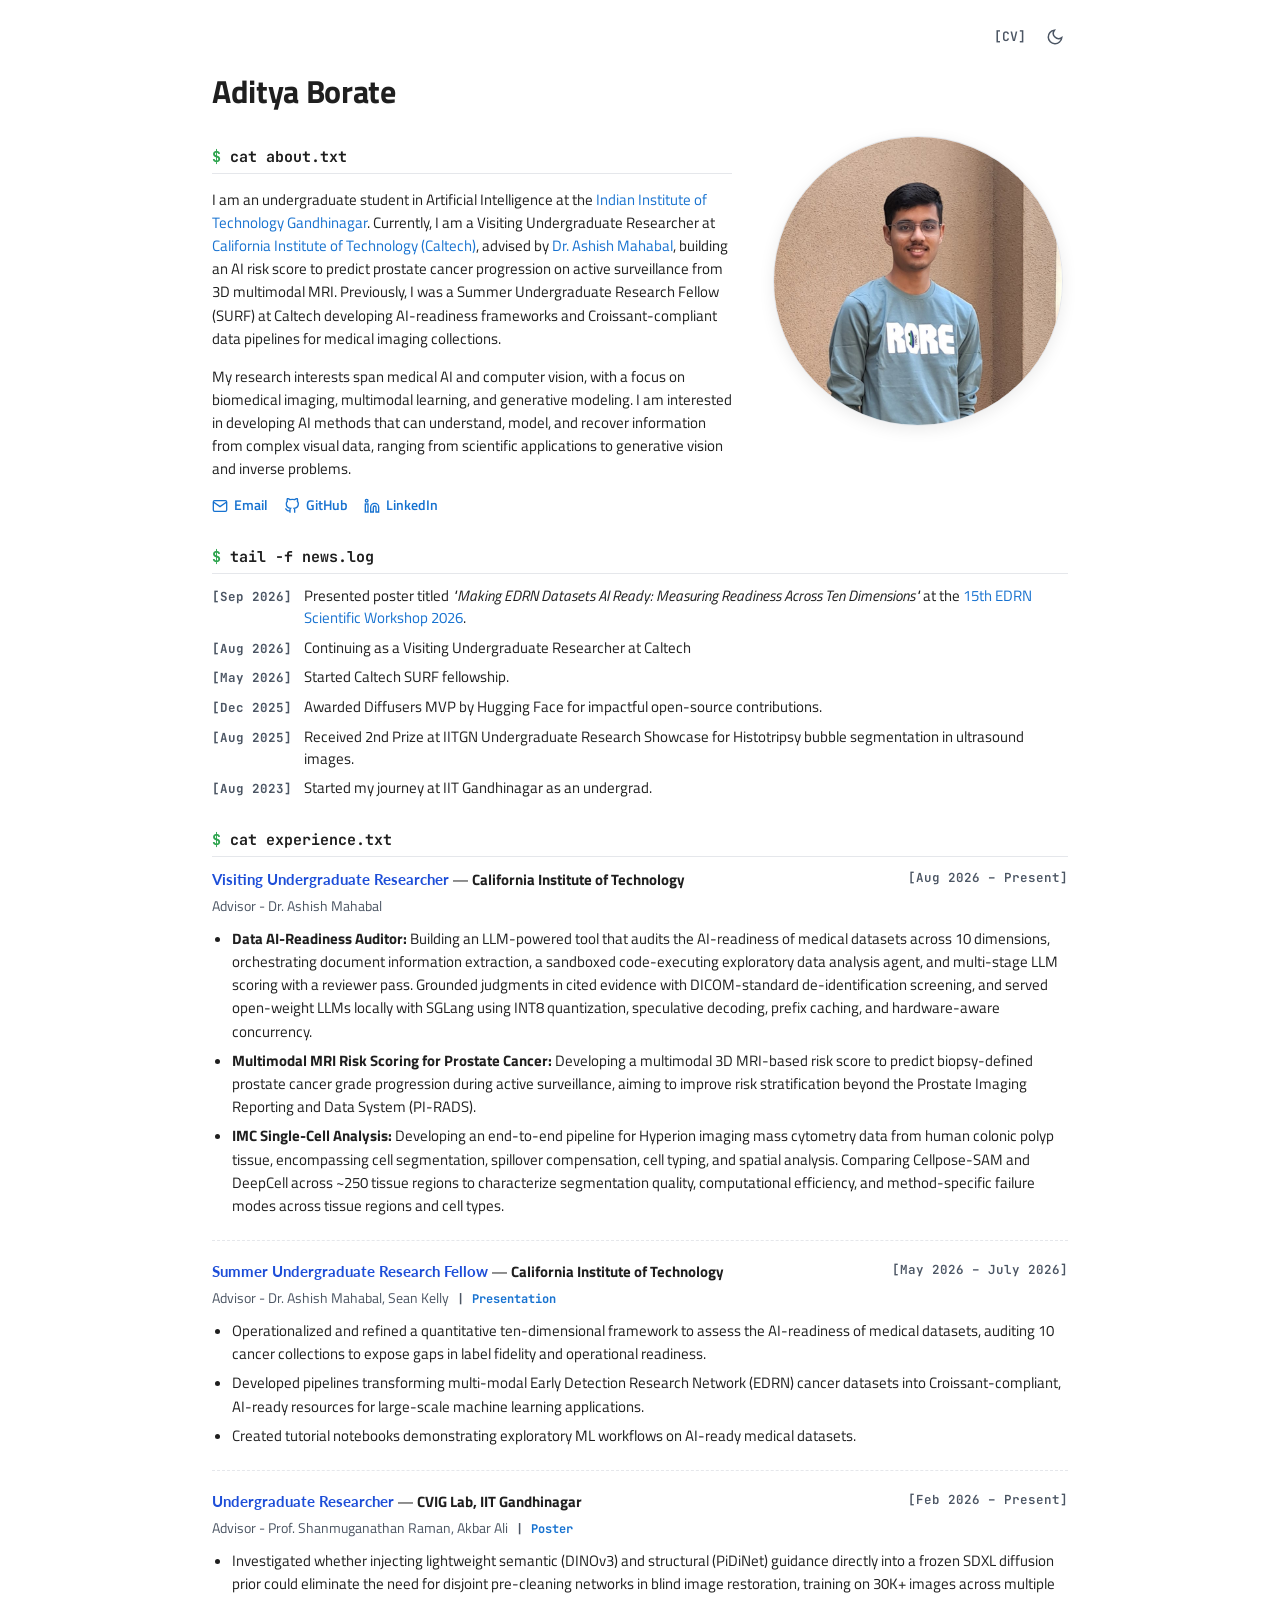
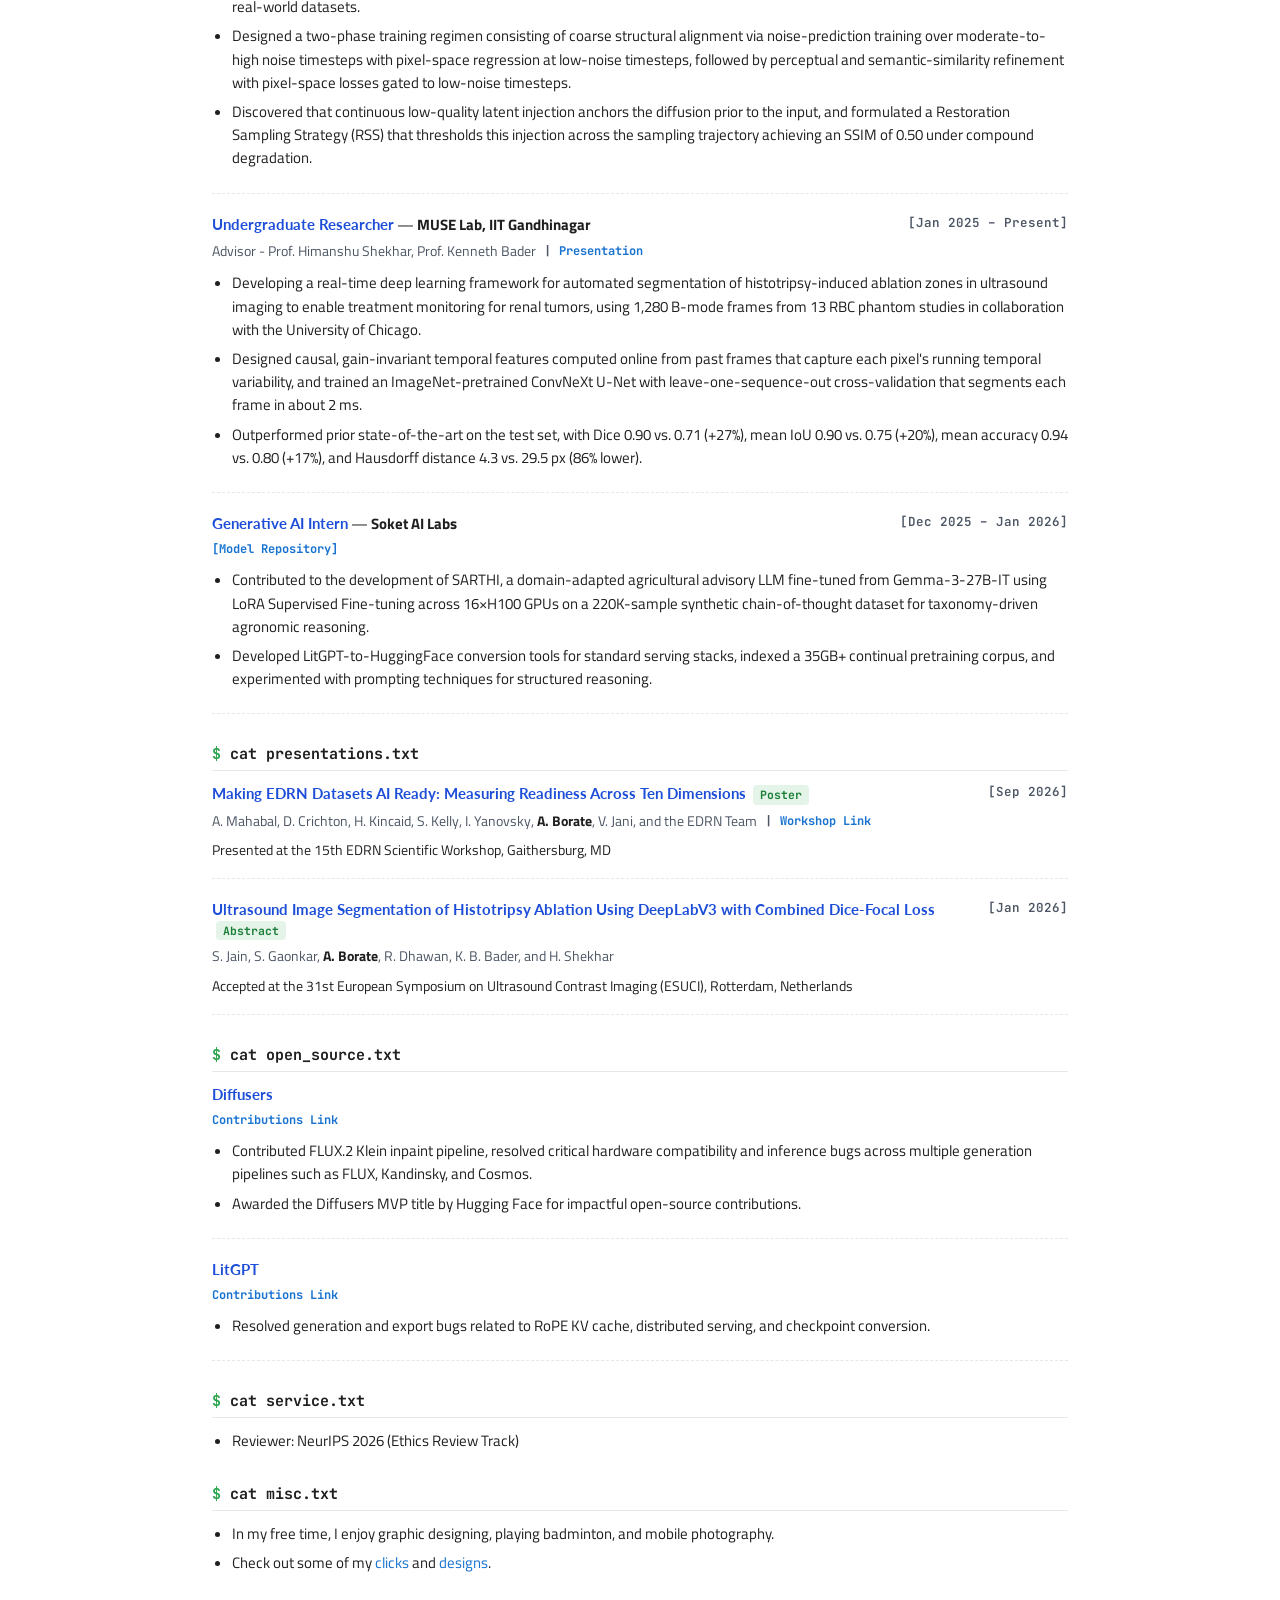
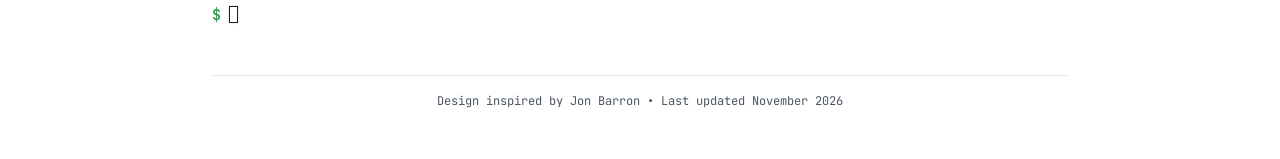
<file: index.html>
<!DOCTYPE html>
<html lang="en">

<head>
  <meta charset="UTF-8">
  <meta name="viewport" content="width=device-width, initial-scale=1.0">

  <!-- Primary SEO -->
  <title>Aditya Borate | AI Researcher | IIT Gandhinagar | Caltech</title>
  <meta name="description" content="Aditya Borate is an undergraduate AI researcher at IIT Gandhinagar and Visiting Researcher at Caltech, working on computer vision, medical imaging, and generative models.">
  <meta name="keywords" content="Aditya Borate, AI researcher, medical imaging, IIT Gandhinagar, Caltech, computer vision, generative models, vision-language models, deep learning">
  <meta name="author" content="Aditya Borate">
  <link rel="canonical" href="https://adi776borate.github.io/">


  <!-- Robots -->
  <meta name="robots" content="index, follow">

  <!-- Structured Data: Person -->
  <script type="application/ld+json">
  {
    "@context": "https://schema.org",
    "@type": "Person",
    "name": "Aditya Borate",
    "url": "https://adi776borate.github.io/",
    "image": "https://adi776borate.github.io/assets/profile.jpg",
    "email": "aditya.borate@iitgn.ac.in",
    "sameAs": [
      "https://github.com/adi776borate",
      "https://www.linkedin.com/in/aditya-borate/"
    ],
    "affiliation": [
      {
        "@type": "Organization",
        "name": "Indian Institute of Technology Gandhinagar"
      },
      {
        "@type": "Organization",
        "name": "California Institute of Technology"
      }
    ],
    "jobTitle": "Visiting Undergraduate Researcher",
    "description": "Undergraduate AI researcher working on computer vision, medical imaging, generative models, and vision-language models."
  }
  </script>

  <link rel="stylesheet" href="styles.css">
  <script data-goatcounter="https://adi776borate.goatcounter.com/count" async src="//gc.zgo.at/count.js"></script>
</head>

<body>

  <div class="main-wrapper">
    <!-- Header Navigation Actions -->
    <div class="header-actions">
      <a class="header-link" href="https://drive.google.com/file/d/1KqMCdCuFKTSWW8DXolCUhb8vnjLhB6Dx/view?usp=sharing" target="_blank">[CV]</a>
      <button id="themeToggle" class="theme-toggle-btn" aria-label="Toggle Dark/Light Mode" title="Toggle theme">
        <svg class="moon-icon" viewBox="0 0 24 24" fill="none" stroke="currentColor" stroke-width="2">
          <path d="M21 12.79A9 9 0 1 1 11.21 3 7 7 0 0 0 21 12.79z"></path>
        </svg>
        <svg class="sun-icon" viewBox="0 0 24 24" fill="none" stroke="currentColor" stroke-width="2">
          <circle cx="12" cy="12" r="5"></circle>
          <line x1="12" y1="1" x2="12" y2="3"></line>
          <line x1="12" y1="21" x2="12" y2="23"></line>
          <line x1="4.22" y1="4.22" x2="5.64" y2="5.64"></line>
          <line x1="18.36" y1="18.36" x2="19.78" y2="19.78"></line>
          <line x1="1" y1="12" x2="3" y2="12"></line>
          <line x1="21" y1="12" x2="23" y2="12"></line>
          <line x1="4.22" y1="19.78" x2="5.64" y2="18.36"></line>
          <line x1="18.36" y1="5.64" x2="19.78" y2="4.22"></line>
        </svg>
      </button>
    </div>

    <!-- About Section: cat about.txt -->
    <div class="about-grid">
      <div class="bio-text">
        <pageheading>Aditya Borate</pageheading>
        <sectionheading>cat about.txt</sectionheading>

        <p>
          I am an undergraduate student in Artificial Intelligence at the <a href="https://iitgn.ac.in"
            target="_blank">Indian Institute of Technology Gandhinagar</a>. Currently, I am a Visiting Undergraduate
          Researcher at <a href="https://www.caltech.edu" target="_blank">California Institute of Technology
            (Caltech)</a>, advised by <a href="https://ashishmahabal.net/" target="_blank">Dr. Ashish Mahabal</a>,
          building an AI risk score to predict prostate cancer progression on active surveillance from 3D multimodal MRI.
          Previously, I was a Summer Undergraduate Research Fellow (SURF) at Caltech developing AI-readiness frameworks
          and Croissant-compliant data pipelines for medical imaging collections.
        </p>

        <p>
          My research interests span medical AI and computer vision, with a focus on biomedical imaging, multimodal
          learning, and generative modeling. I am interested in developing AI methods that can understand, model, and
          recover information from complex visual data, ranging from scientific applications to generative vision and
          inverse problems.
        </p>

        <div class="social-links">
          <a href="mailto:aditya.borate@iitgn.ac.in" class="social-link">
            <svg viewBox="0 0 24 24" fill="none" stroke="currentColor" stroke-width="2">
              <path d="M4 4h16c1.1 0 2 .9 2 2v12c0 1.1-.9 2-2 2H4c-1.1 0-2-.9-2-2V6c0-1.1.9-2 2-2z" />
              <polyline points="22,6 12,13 2,6" />
            </svg>
            Email
          </a>
          <a href="https://github.com/adi776borate" target="_blank" class="social-link">
            <svg viewBox="0 0 24 24" fill="none" stroke="currentColor" stroke-width="2">
              <path
                d="M9 19c-5 1.5-5-2.5-7-3m14 6v-3.87a3.37 3.37 0 0 0-.94-2.61c3.14-.35 6.44-1.54 6.44-7A5.44 5.44 0 0 0 20 4.77 5.07 5.07 0 0 0 19.91 1S18.73.65 16 2.48a13.38 13.38 0 0 0-7 0C6.27.65 5.09 1 5.09 1A5.07 5.07 0 0 0 5 4.77a5.44 5.44 0 0 0-1.5 3.78c0 5.42 3.3 6.61 6.44 7A3.37 3.37 0 0 0 9 18.13V22" />
            </svg>
            GitHub
          </a>
          <a href="https://www.linkedin.com/in/aditya-borate/" target="_blank" class="social-link">
            <svg viewBox="0 0 24 24" fill="none" stroke="currentColor" stroke-width="2">
              <path d="M16 8a6 6 0 0 1 6 6v7h-4v-7a2 2 0 0 0-2-2 2 2 0 0 0-2 2v7h-4v-7a6 6 0 0 1 6-6z" />
              <rect x="2" y="9" width="4" height="12" />
              <circle cx="4" cy="4" r="2" />
            </svg>
            LinkedIn
          </a>
        </div>
      </div>

      <div class="profile-img-wrapper">
        <img src="assets/profile.jpg" alt="Aditya Borate" class="profile-img">
      </div>
    </div>

    <!-- News & Highlights: tail -f news.log -->
    <sectionheading>tail -f news.log</sectionheading>
    <ul class="news-list">
      <li class="news-item">
        <span class="news-date">[Sep 2026]</span>
        <span class="news-content">Presented poster titled <em>"Making EDRN Datasets AI Ready: Measuring Readiness Across Ten Dimensions"</em> at the <a href="https://edrn.cancer.gov/news-and-events/meeting-reports/15-sci/" target="_blank">15th EDRN Scientific Workshop 2026</a>.</span>
      </li>
      <li class="news-item">
        <span class="news-date">[Aug 2026]</span>
        <span class="news-content">Continuing as a Visiting Undergraduate Researcher at Caltech</span>
      </li>
      <li class="news-item">
        <span class="news-date">[May 2026]</span>
        <span class="news-content">Started Caltech SURF fellowship.</span>
      </li>
      <li class="news-item">
        <span class="news-date">[Dec 2025]</span>
        <span class="news-content">Awarded Diffusers MVP by Hugging Face for impactful open-source contributions.</span>
      </li>
      <li class="news-item">
        <span class="news-date">[Aug 2025]</span>
        <span class="news-content">Received 2nd Prize at IITGN Undergraduate Research Showcase for Histotripsy bubble
          segmentation in ultrasound images.</span>
      </li>
      <li class="news-item">
        <span class="news-date">[Aug 2023]</span>
        <span class="news-content">Started my journey at IIT Gandhinagar as an undergrad.</span>
      </li>
    </ul>

    <!-- Research Experience: cat experience.txt -->
    <sectionheading>cat experience.txt</sectionheading>

    <div class="project-entry">
      <div class="project-title-line">
        <span class="project-title-text">
          <papertitle>Visiting Undergraduate Researcher</papertitle> — <strong>California Institute of
            Technology</strong>
        </span>
        <span class="project-date">[Aug 2026 – Present]</span>
      </div>
      <div class="project-authors">Advisor - Dr. Ashish Mahabal</div>
      <ul class="simple-list" style="margin-top: 4px;">
        <li><strong>Data AI-Readiness Auditor:</strong> Building an LLM-powered tool that audits the AI-readiness of medical datasets across 10 dimensions, orchestrating document information extraction, a sandboxed code-executing exploratory data analysis agent, and multi-stage LLM scoring with a reviewer pass. Grounded judgments in cited evidence with DICOM-standard de-identification screening, and served open-weight LLMs locally with SGLang using INT8 quantization, speculative decoding, prefix caching, and hardware-aware concurrency.</li>
        <li><strong>Multimodal MRI Risk Scoring for Prostate Cancer:</strong> Developing a multimodal 3D MRI-based risk score to predict biopsy-defined prostate cancer grade progression during active surveillance, aiming to improve risk stratification beyond the Prostate Imaging Reporting and Data System (PI-RADS).</li>
        <li><strong>IMC Single-Cell Analysis:</strong> Developing an end-to-end pipeline for Hyperion imaging mass cytometry data from human colonic polyp tissue, encompassing cell segmentation, spillover compensation, cell typing, and spatial analysis. Comparing Cellpose-SAM and DeepCell across ~250 tissue regions to characterize segmentation quality, computational efficiency, and method-specific failure modes across tissue regions and cell types.</li>
      </ul>
    </div>

    <div class="project-entry">
      <div class="project-title-line">
        <span class="project-title-text">
          <papertitle>Summer Undergraduate Research Fellow</papertitle> — <strong>California Institute of
            Technology</strong>
        </span>
        <span class="project-date">[May 2026 – July 2026]</span>
      </div>
      <div class="project-authors">
        <span>Advisor - Dr. Ashish Mahabal, Sean Kelly</span>
        <span class="project-links-inline">| <a
            href="https://1drv.ms/p/c/7a23ca27b38a3d37/IQA_Uryvo2RFR7AbzzdkeYkwAVRWPACfxGFvNR12YIzgxVw"
            target="_blank">Presentation</a></span>
      </div>
      <ul class="simple-list" style="margin-top: 4px;">
        <li>Operationalized and refined a quantitative ten-dimensional framework to assess the AI-readiness of medical datasets, auditing 10 cancer collections to expose gaps in label fidelity and operational readiness.</li>
        <li>Developed pipelines transforming multi-modal Early Detection Research Network (EDRN) cancer datasets into
          Croissant-compliant, AI-ready resources for large-scale machine learning applications.</li>
        <li>Created tutorial notebooks demonstrating exploratory ML workflows on AI-ready medical datasets.</li>
      </ul>
    </div>

    <div class="project-entry">
      <div class="project-title-line">
        <span class="project-title-text">
          <papertitle>Undergraduate Researcher</papertitle> — <strong>CVIG Lab, IIT Gandhinagar</strong>
        </span>
        <span class="project-date">[Feb 2026 – Present]</span>
      </div>
      <div class="project-authors">
        <span>Advisor - Prof. Shanmuganathan Raman, Akbar Ali</span>
        <span class="project-links-inline">| <a
            href="https://drive.google.com/file/d/1VP8FWItoQUQ3R5vgdwzHiitLjRBlC8M3/view?usp=sharing"
            target="_blank">Poster</a></span>
      </div>
      <ul class="simple-list" style="margin-top: 4px;">
        <li>Investigated whether injecting lightweight semantic (DINOv3) and structural (PiDiNet) guidance directly into
          a frozen SDXL diffusion prior could eliminate the need for disjoint pre-cleaning networks in blind image
          restoration, training on 30K+ images across multiple real-world datasets.</li>
        <li>Designed a two-phase training regimen consisting of coarse structural alignment via noise-prediction training over moderate-to-high noise timesteps with pixel-space regression at low-noise timesteps, followed by perceptual and semantic-similarity refinement with pixel-space losses gated to low-noise timesteps.</li>
        <li>Discovered that continuous low-quality latent injection anchors the diffusion prior to the input, and
          formulated a Restoration Sampling Strategy (RSS) that thresholds this injection across the sampling trajectory
          achieving an SSIM of 0.50 under compound degradation.</li>
      </ul>
    </div>

    <div class="project-entry">
      <div class="project-title-line">
        <span class="project-title-text">
          <papertitle>Undergraduate Researcher</papertitle> — <strong>MUSE Lab, IIT Gandhinagar</strong>
        </span>
        <span class="project-date">[Jan 2025 – Present]</span>
      </div>
      <div class="project-authors">
        <span>Advisor - Prof. Himanshu Shekhar, Prof. Kenneth Bader</span>
        <span class="project-links-inline">| <a
            href="https://drive.google.com/file/d/1CV034UQDd7AUb2tlNu6fb224EPHET3bK/view"
            target="_blank">Presentation</a></span>
      </div>
      <ul class="simple-list" style="margin-top: 4px;">
        <li>Developing a real-time deep learning framework for automated segmentation of histotripsy-induced ablation zones in ultrasound imaging to enable treatment monitoring for renal tumors, using 1,280 B-mode frames from 13 RBC phantom studies in collaboration with the University of Chicago.</li>
        <li>Designed causal, gain-invariant temporal features computed online from past frames that capture each pixel's running temporal variability, and trained an ImageNet-pretrained ConvNeXt U-Net with leave-one-sequence-out cross-validation that segments each frame in about 2 ms.</li>
        <li>Outperformed prior state-of-the-art on the test set, with Dice 0.90 vs. 0.71 (+27%), mean IoU 0.90 vs. 0.75 (+20%), mean accuracy 0.94 vs. 0.80 (+17%), and Hausdorff distance 4.3 vs. 29.5 px (86% lower).</li>
      </ul>
    </div>

    <div class="project-entry">
      <div class="project-title-line">
        <span class="project-title-text">
          <papertitle>Generative AI Intern</papertitle> — <strong>Soket AI Labs</strong>
        </span>
        <span class="project-date">[Dec 2025 – Jan 2026]</span>
      </div>
      <div class="project-authors">
        <span class="project-links-inline"><a href="https://huggingface.co/soketlabs/sarthi-agri-v1"
            target="_blank">[Model Repository]</a></span>
      </div>
      <ul class="simple-list" style="margin-top: 4px;">
        <li>Contributed to the development of SARTHI, a domain-adapted agricultural advisory LLM fine-tuned from
          Gemma-3-27B-IT using LoRA Supervised Fine-tuning across 16×H100 GPUs on a 220K-sample synthetic
          chain-of-thought dataset for taxonomy-driven agronomic reasoning.</li>
        <li>Developed LitGPT-to-HuggingFace conversion tools for standard serving stacks, indexed a 35GB+ continual
          pretraining corpus, and experimented with prompting techniques for structured reasoning.</li>
      </ul>
    </div>

    <!-- Presentations & Abstracts: cat presentations.txt -->
    <sectionheading>cat presentations.txt</sectionheading>

    <div class="project-entry">
      <div class="project-title-line">
        <span class="project-title-text">
          <papertitle>Making EDRN Datasets AI Ready: Measuring Readiness Across Ten Dimensions</papertitle>
          <span class="venue-badge">Poster</span>
        </span>
        <span class="project-date">[Sep 2026]</span>
      </div>
      <div class="project-authors">
        <span>A. Mahabal, D. Crichton, H. Kincaid, S. Kelly, I. Yanovsky, <strong>A. Borate</strong>, V. Jani, and the EDRN Team</span>
        <span class="project-links-inline">| <a href="https://edrn.cancer.gov/news-and-events/meeting-reports/15-sci/" target="_blank">Workshop Link</a></span>
      </div>
      <div class="project-desc">
        Presented at the 15th EDRN Scientific Workshop, Gaithersburg, MD
      </div>
    </div>

    <div class="project-entry">
      <div class="project-title-line">
        <span class="project-title-text">
          <papertitle>Ultrasound Image Segmentation of Histotripsy Ablation Using DeepLabV3 with Combined Dice-Focal Loss</papertitle>
          <span class="venue-badge">Abstract</span>
        </span>
        <span class="project-date">[Jan 2026]</span>
      </div>
      <div class="project-authors">
        <span>S. Jain, S. Gaonkar, <strong>A. Borate</strong>, R. Dhawan, K. B. Bader, and H. Shekhar</span>
      </div>
      <div class="project-desc">
        Accepted at the 31st European Symposium on Ultrasound Contrast Imaging (ESUCI), Rotterdam, Netherlands
      </div>
    </div>

    <!-- Open-Source Contributions: cat open_source.txt -->
    <sectionheading>cat open_source.txt</sectionheading>

    <div class="project-entry">
      <div class="project-title-line">
        <span class="project-title-text">
          <papertitle>Diffusers</papertitle>
        </span>
      </div>
      <div class="project-authors">
        <span class="project-links-inline"><a href="https://github.com/huggingface/diffusers/pulls?q=is%3Apr+author%3Aadi776borate+is%3Amerged+" target="_blank">Contributions Link</a></span>
      </div>
      <ul class="simple-list" style="margin-top: 4px;">
        <li>Contributed FLUX.2 Klein inpaint pipeline, resolved critical hardware compatibility and inference bugs across multiple generation pipelines such as FLUX, Kandinsky, and Cosmos.</li>
        <li>Awarded the Diffusers MVP title by Hugging Face for impactful open-source contributions.</li>
      </ul>
    </div>

    <div class="project-entry">
      <div class="project-title-line">
        <span class="project-title-text">
          <papertitle>LitGPT</papertitle>
        </span>
      </div>
      <div class="project-authors">
        <span class="project-links-inline"><a href="https://github.com/Lightning-AI/litgpt/pulls?q=is%3Apr+author%3Aadi776borate+is%3Amerged" target="_blank">Contributions Link</a></span>
      </div>
      <ul class="simple-list" style="margin-top: 4px;">
        <li>Resolved generation and export bugs related to RoPE KV cache, distributed serving, and checkpoint conversion.</li>
      </ul>
    </div>

    <!-- Professional Service: cat service.txt -->
    <sectionheading>cat service.txt</sectionheading>
    <ul class="simple-list">
      <li>Reviewer: NeurIPS 2026 (Ethics Review Track)</li>
    </ul>

    <!-- Miscellaneous: cat misc.txt -->
    <sectionheading>cat misc.txt</sectionheading>
    <ul class="simple-list">
      <li>In my free time, I enjoy graphic designing, playing badminton, and mobile photography.</li>
      <li>Check out some of my <a href="clicks.html">clicks</a> and <a href="designs.html">designs</a>.</li>
    </ul>

    <div class="term-cursor-line">
      <span class="term-prompt">$</span> <span class="term-cursor"></span>
    </div>

    <!-- Footer -->
    <div class="footer-text">
      Design inspired by Jon Barron • Last updated November 2026
    </div>
  </div>

  <script src="script.js"></script>
</body>

</html>
</file>
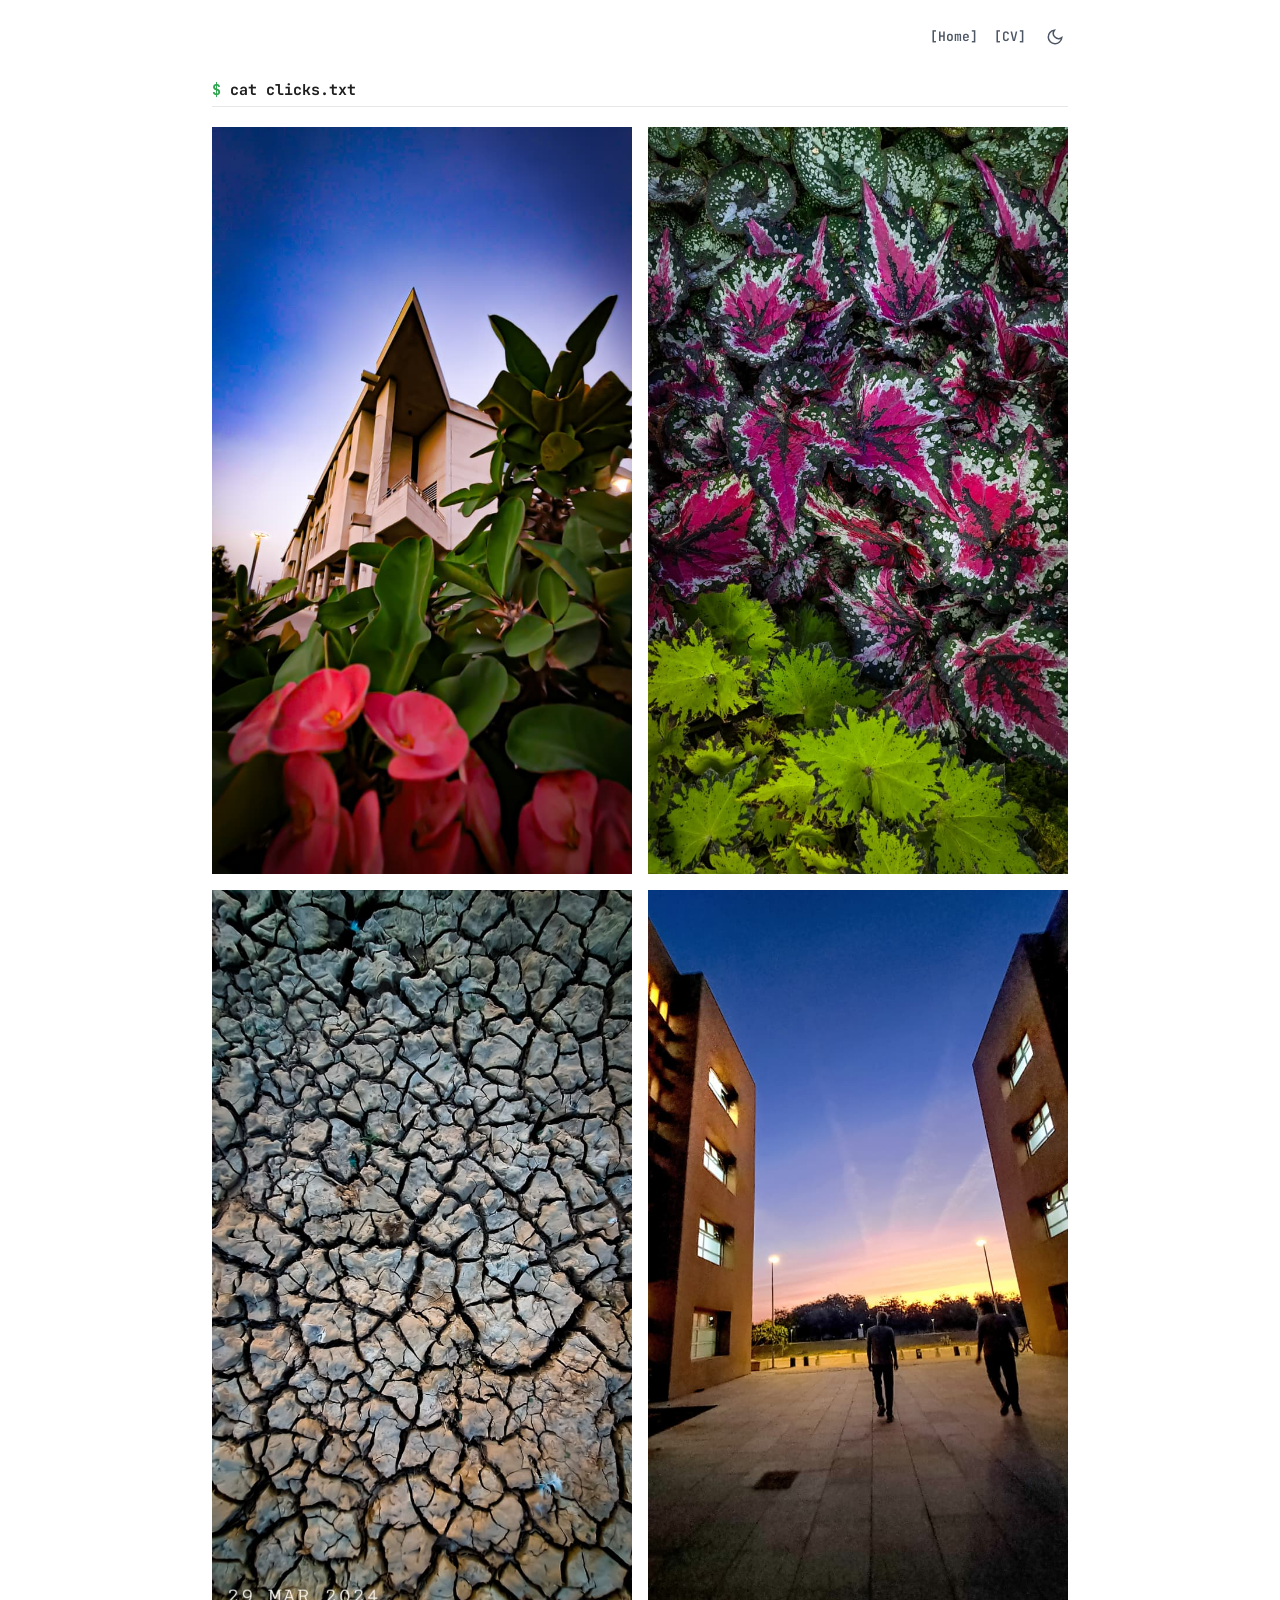
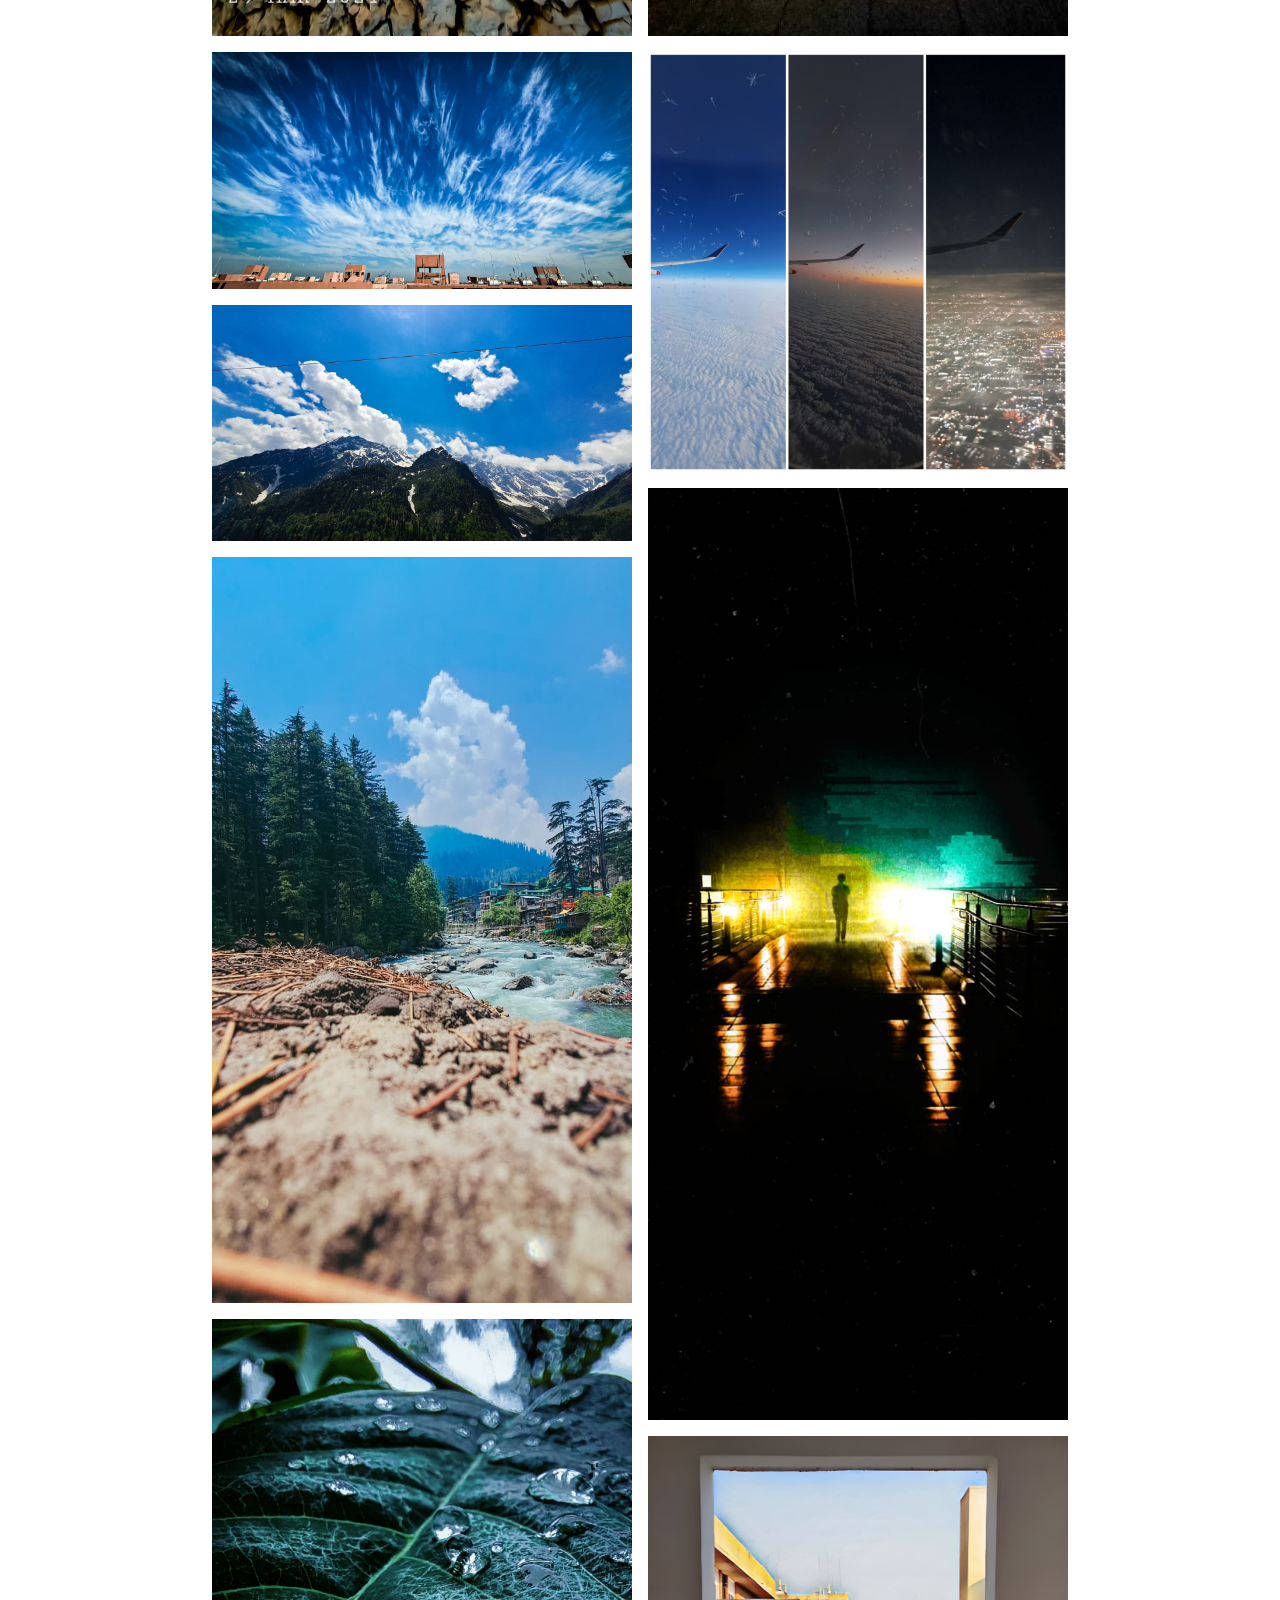
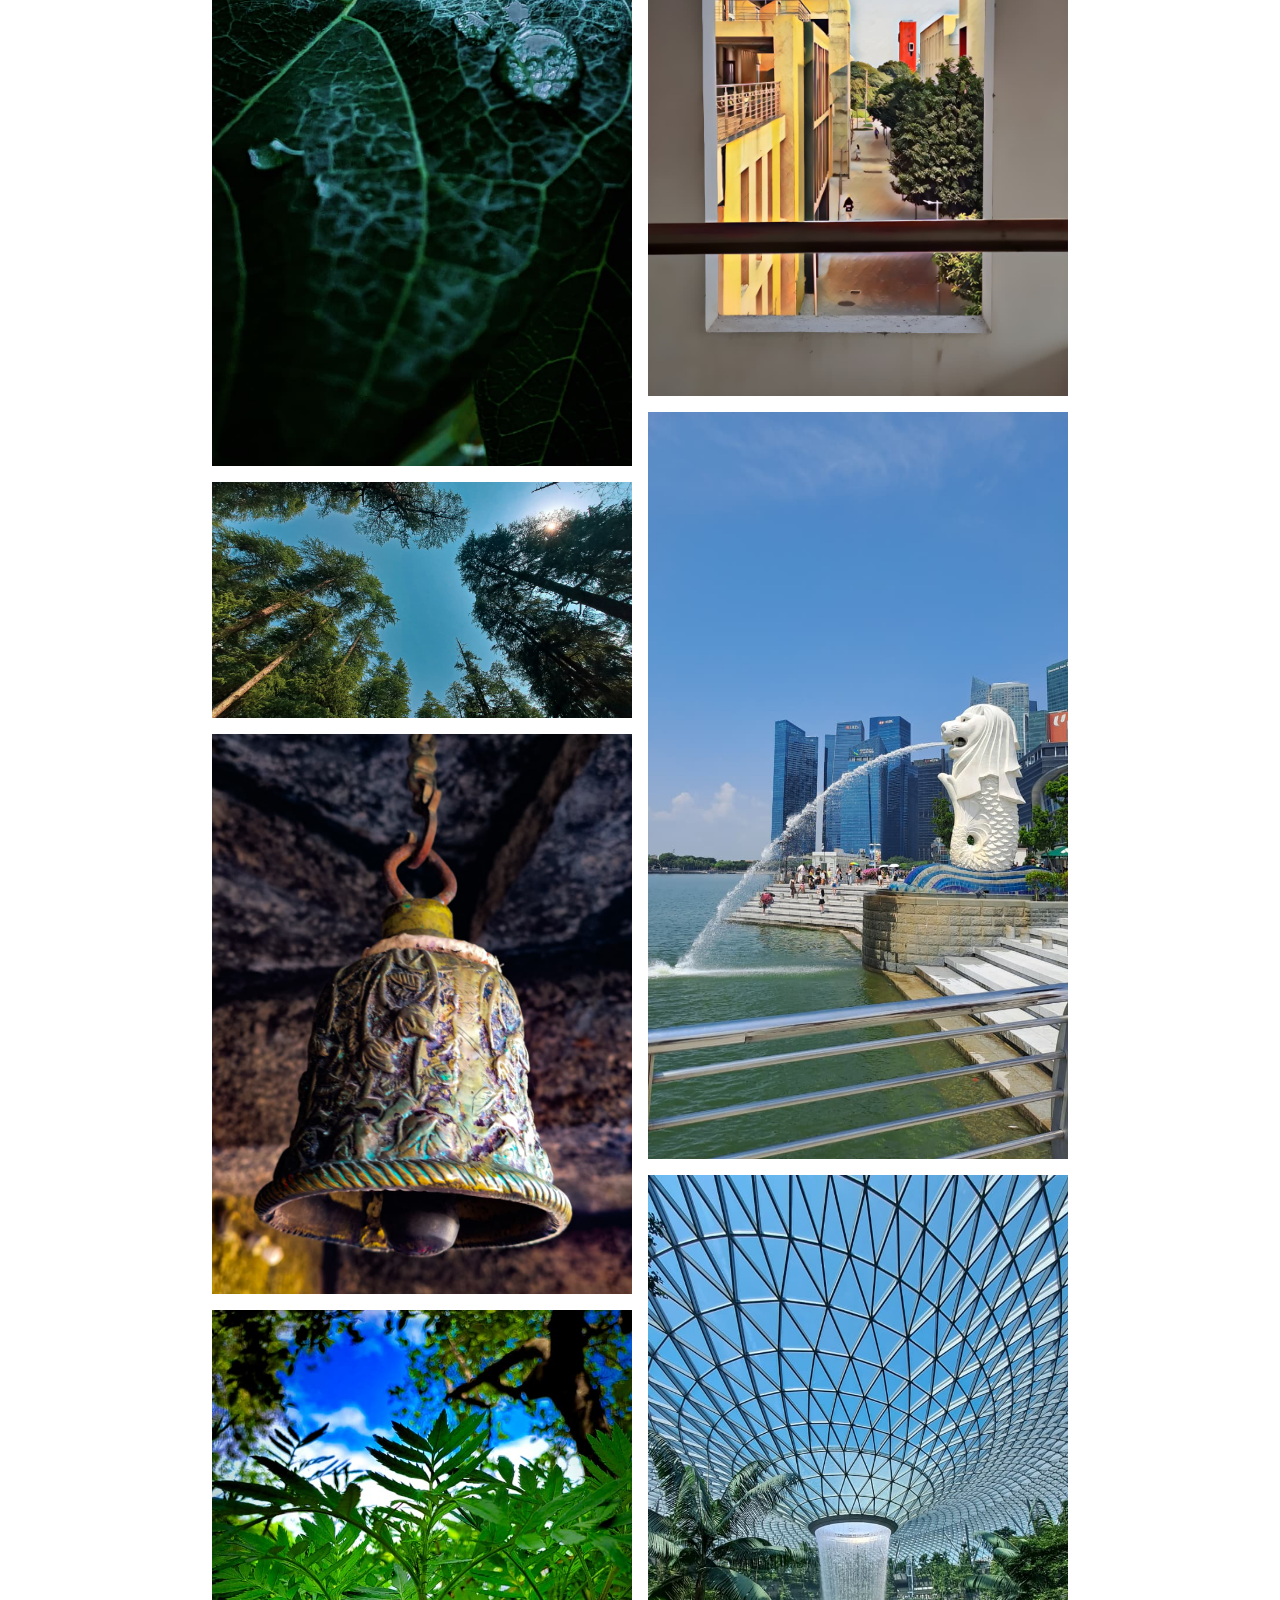
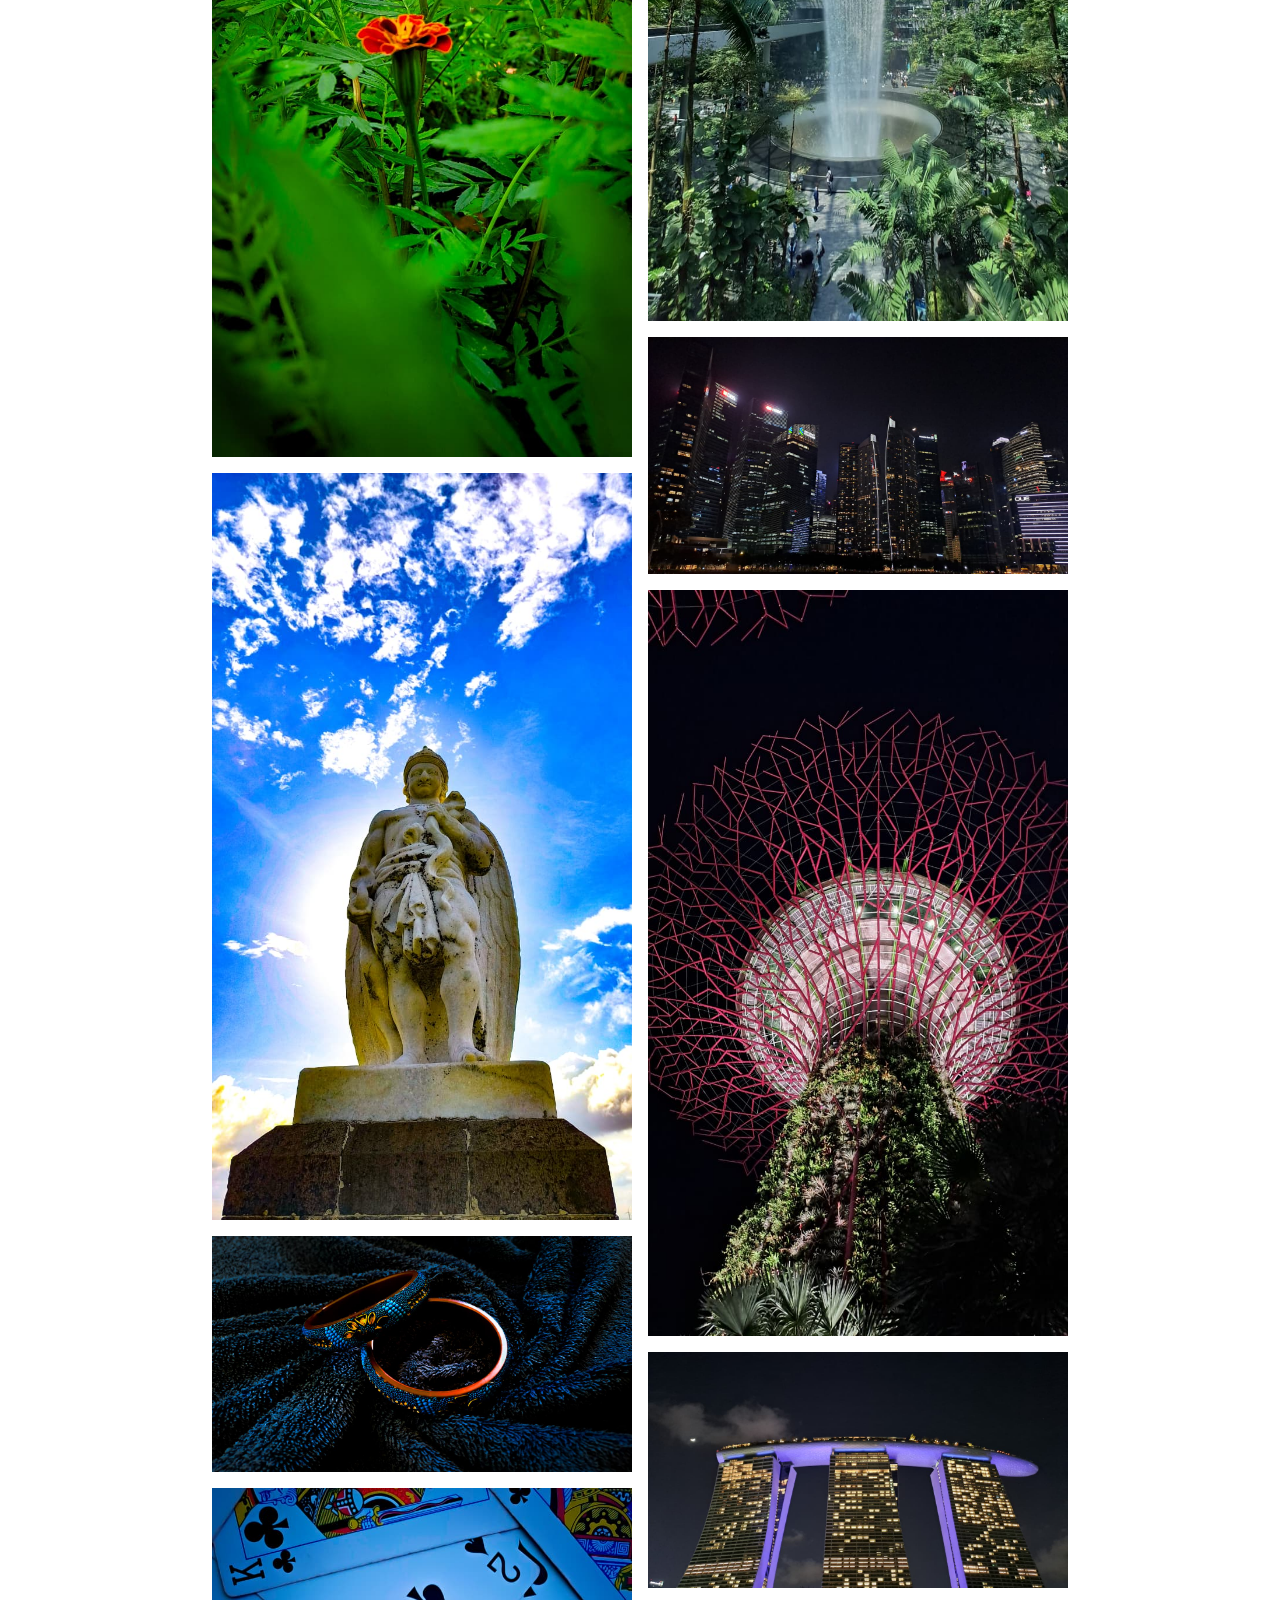
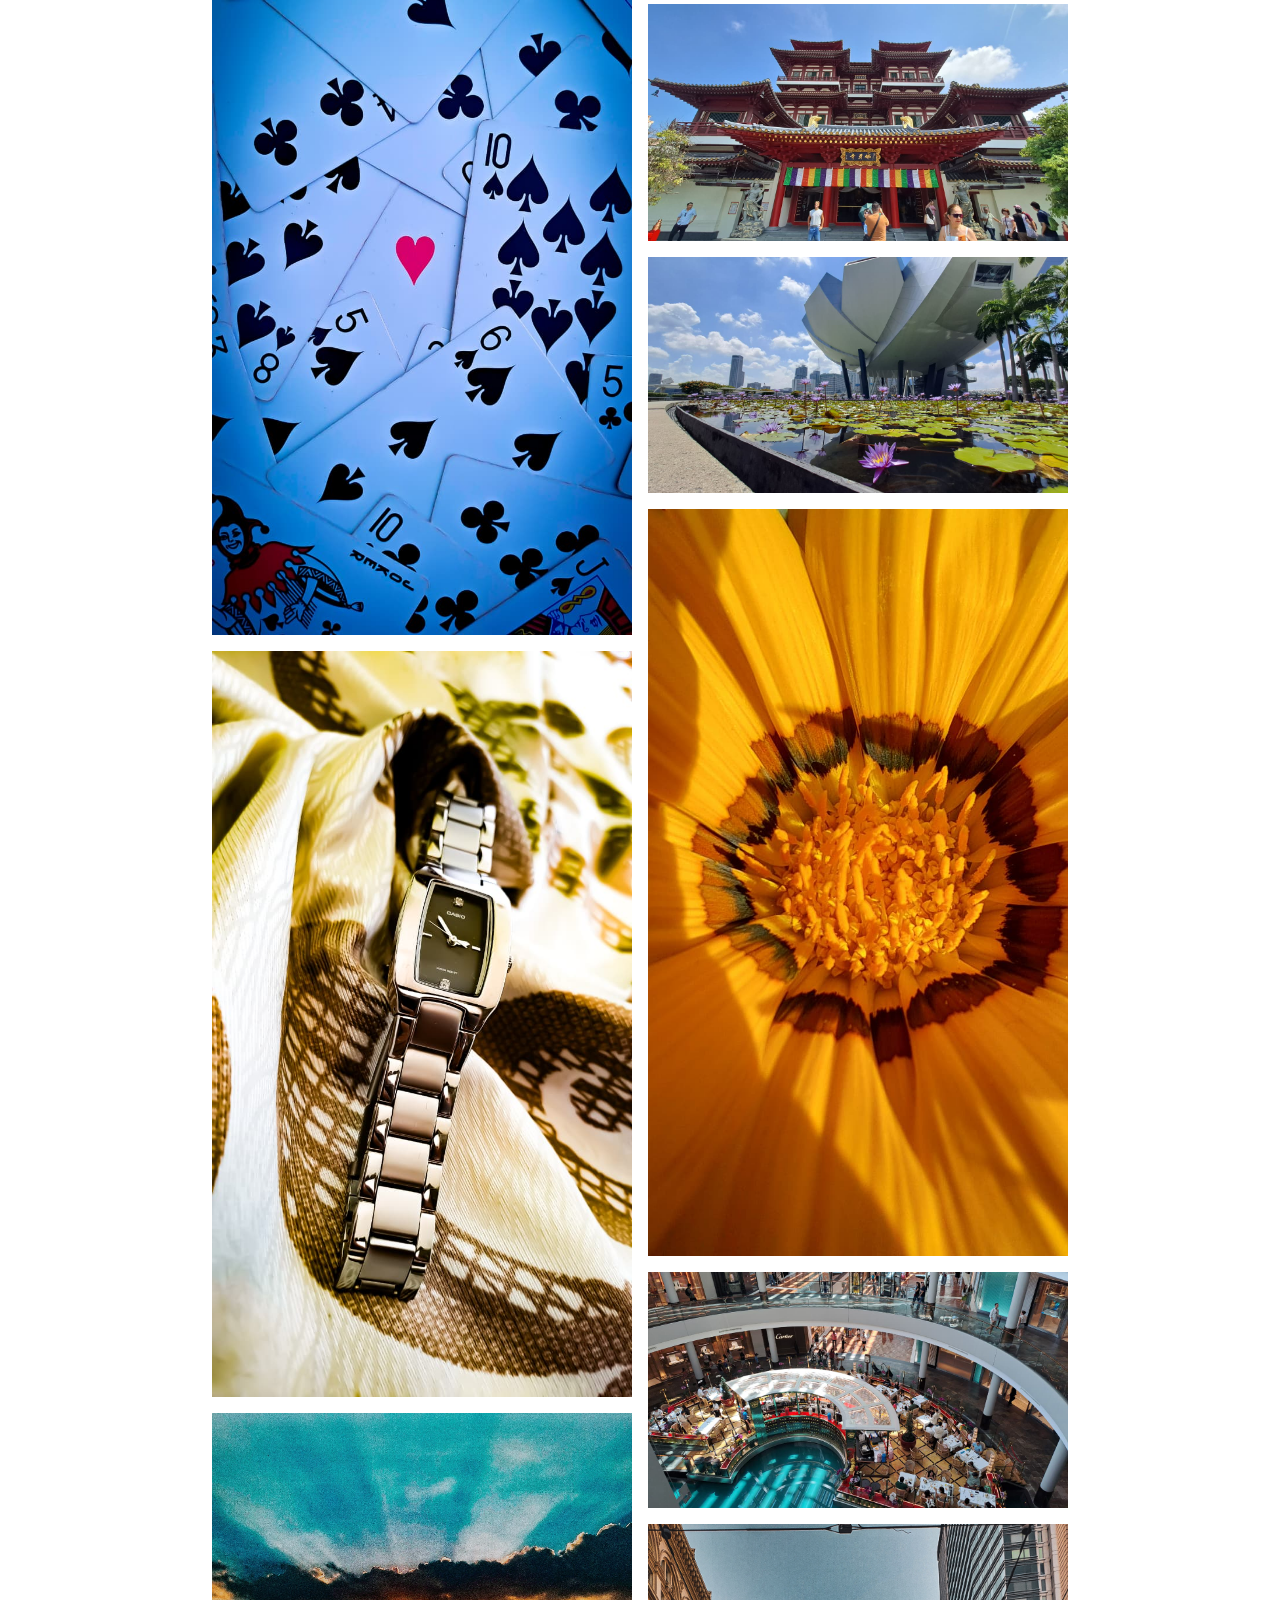
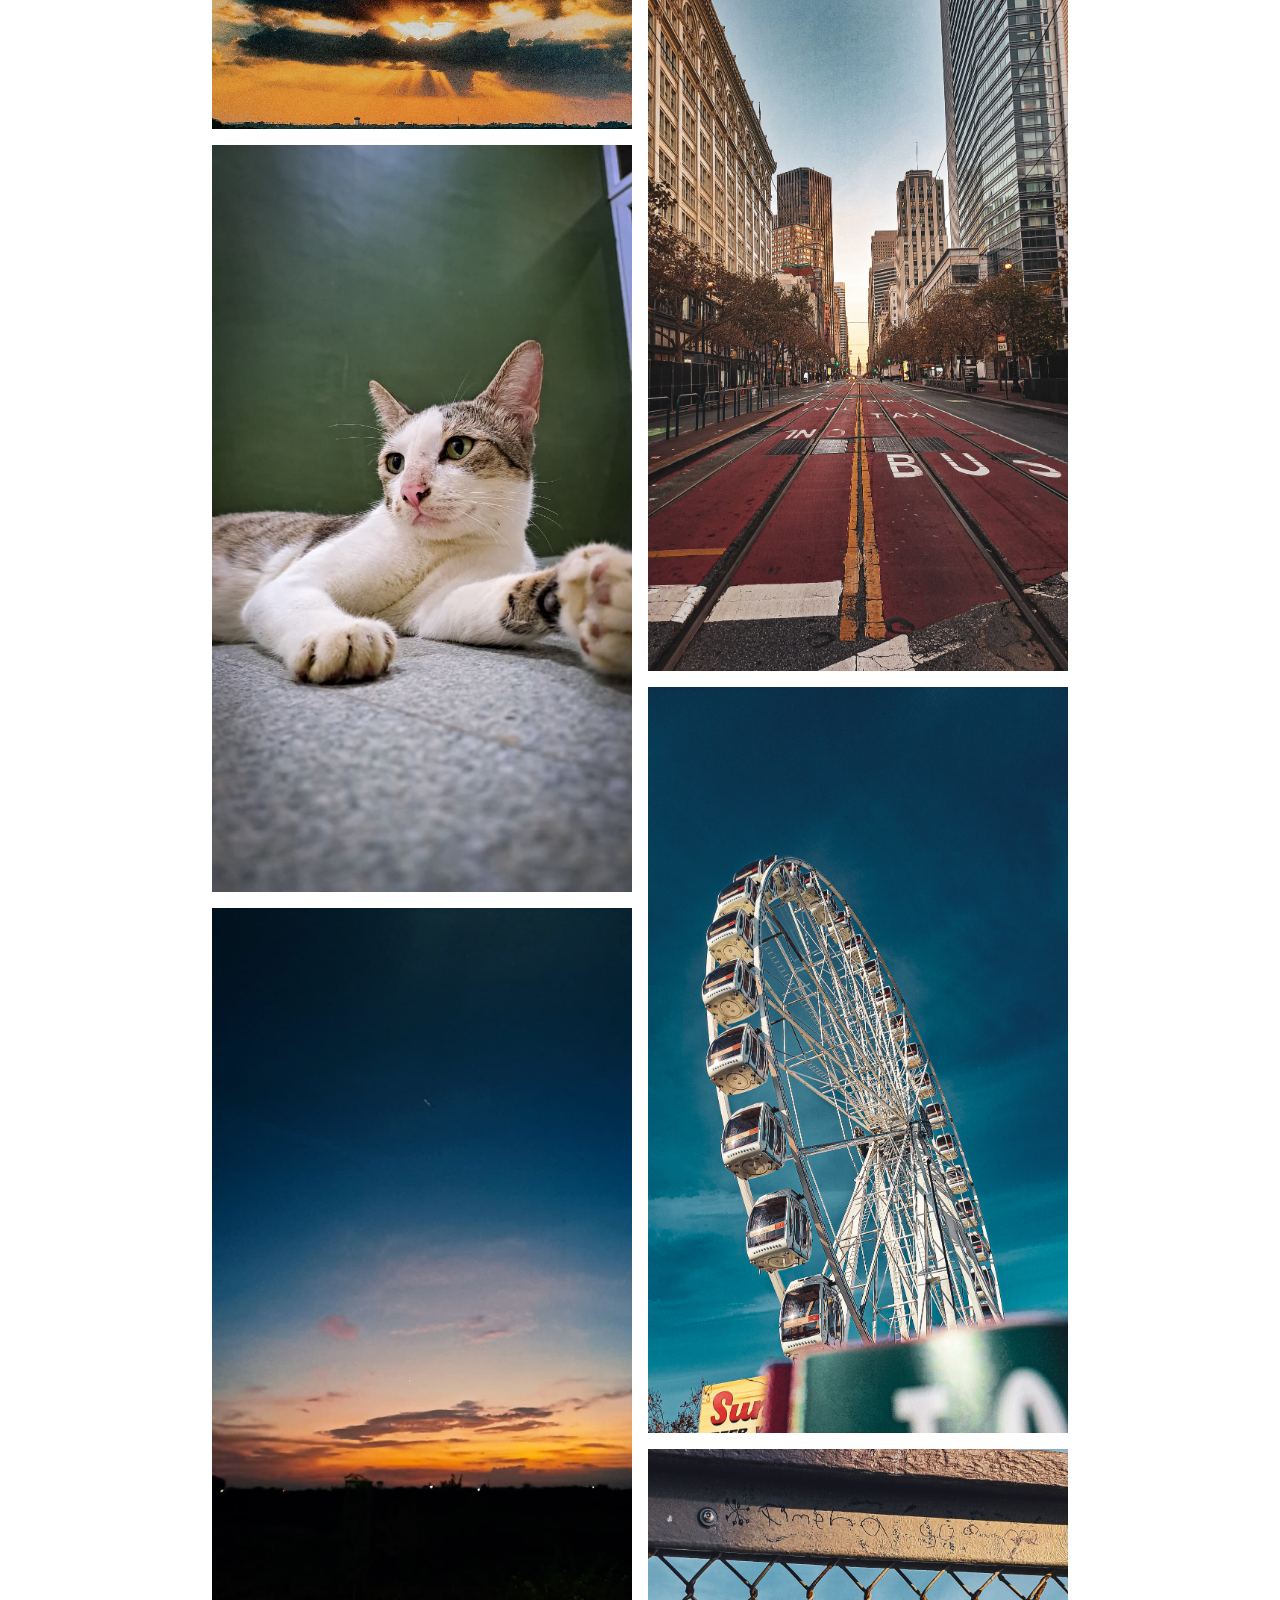
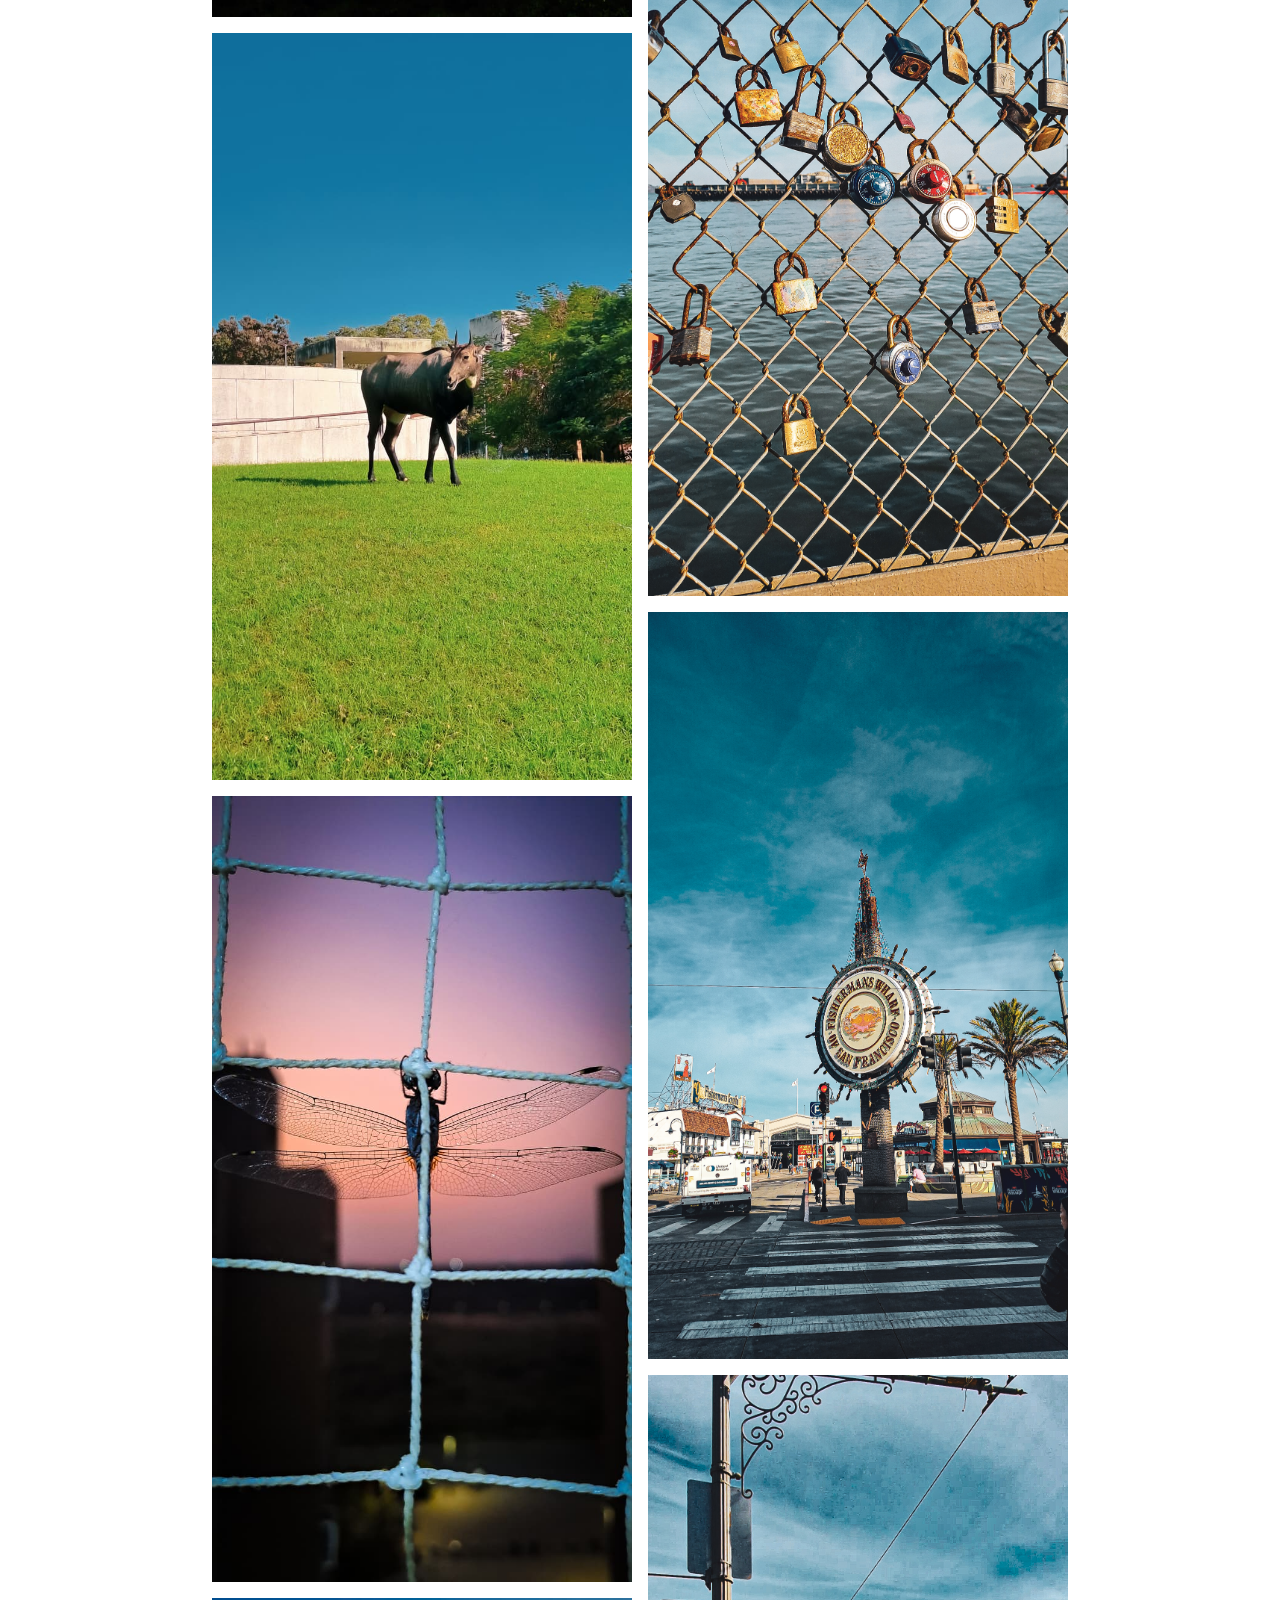
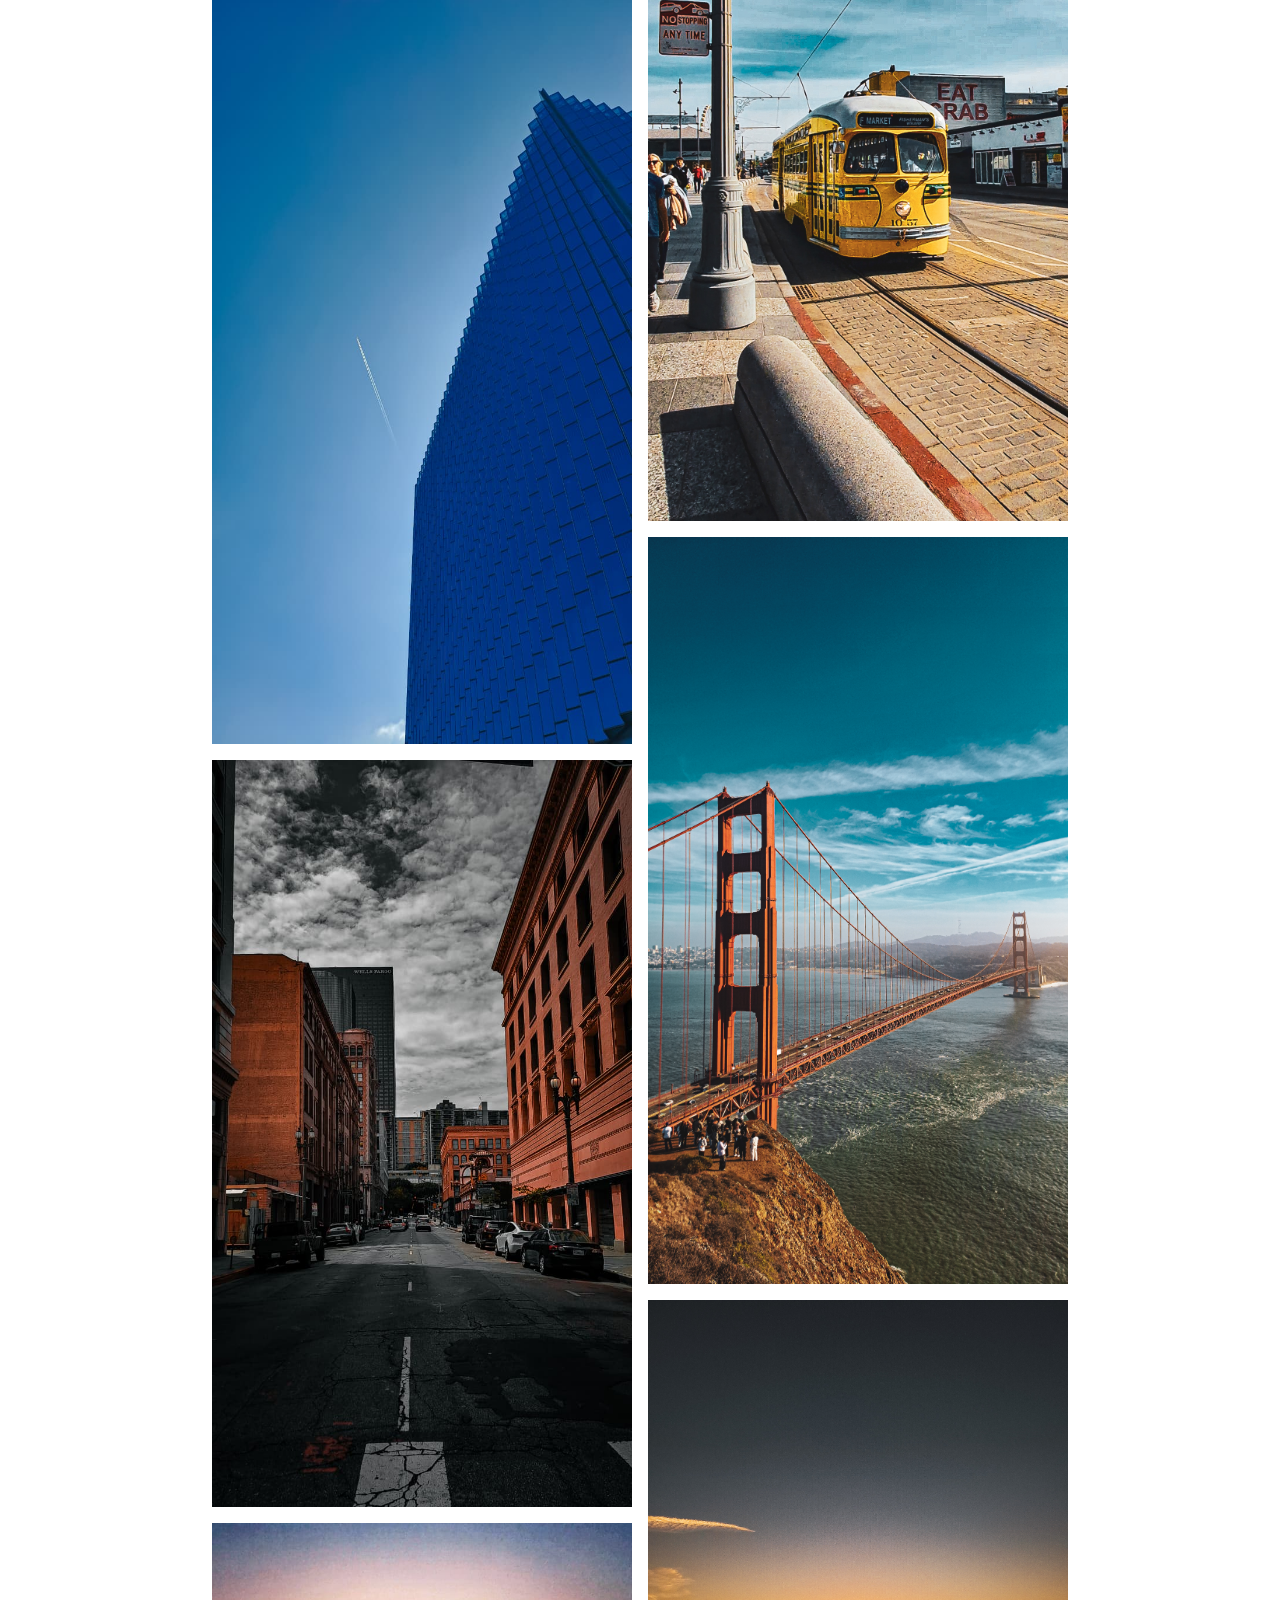
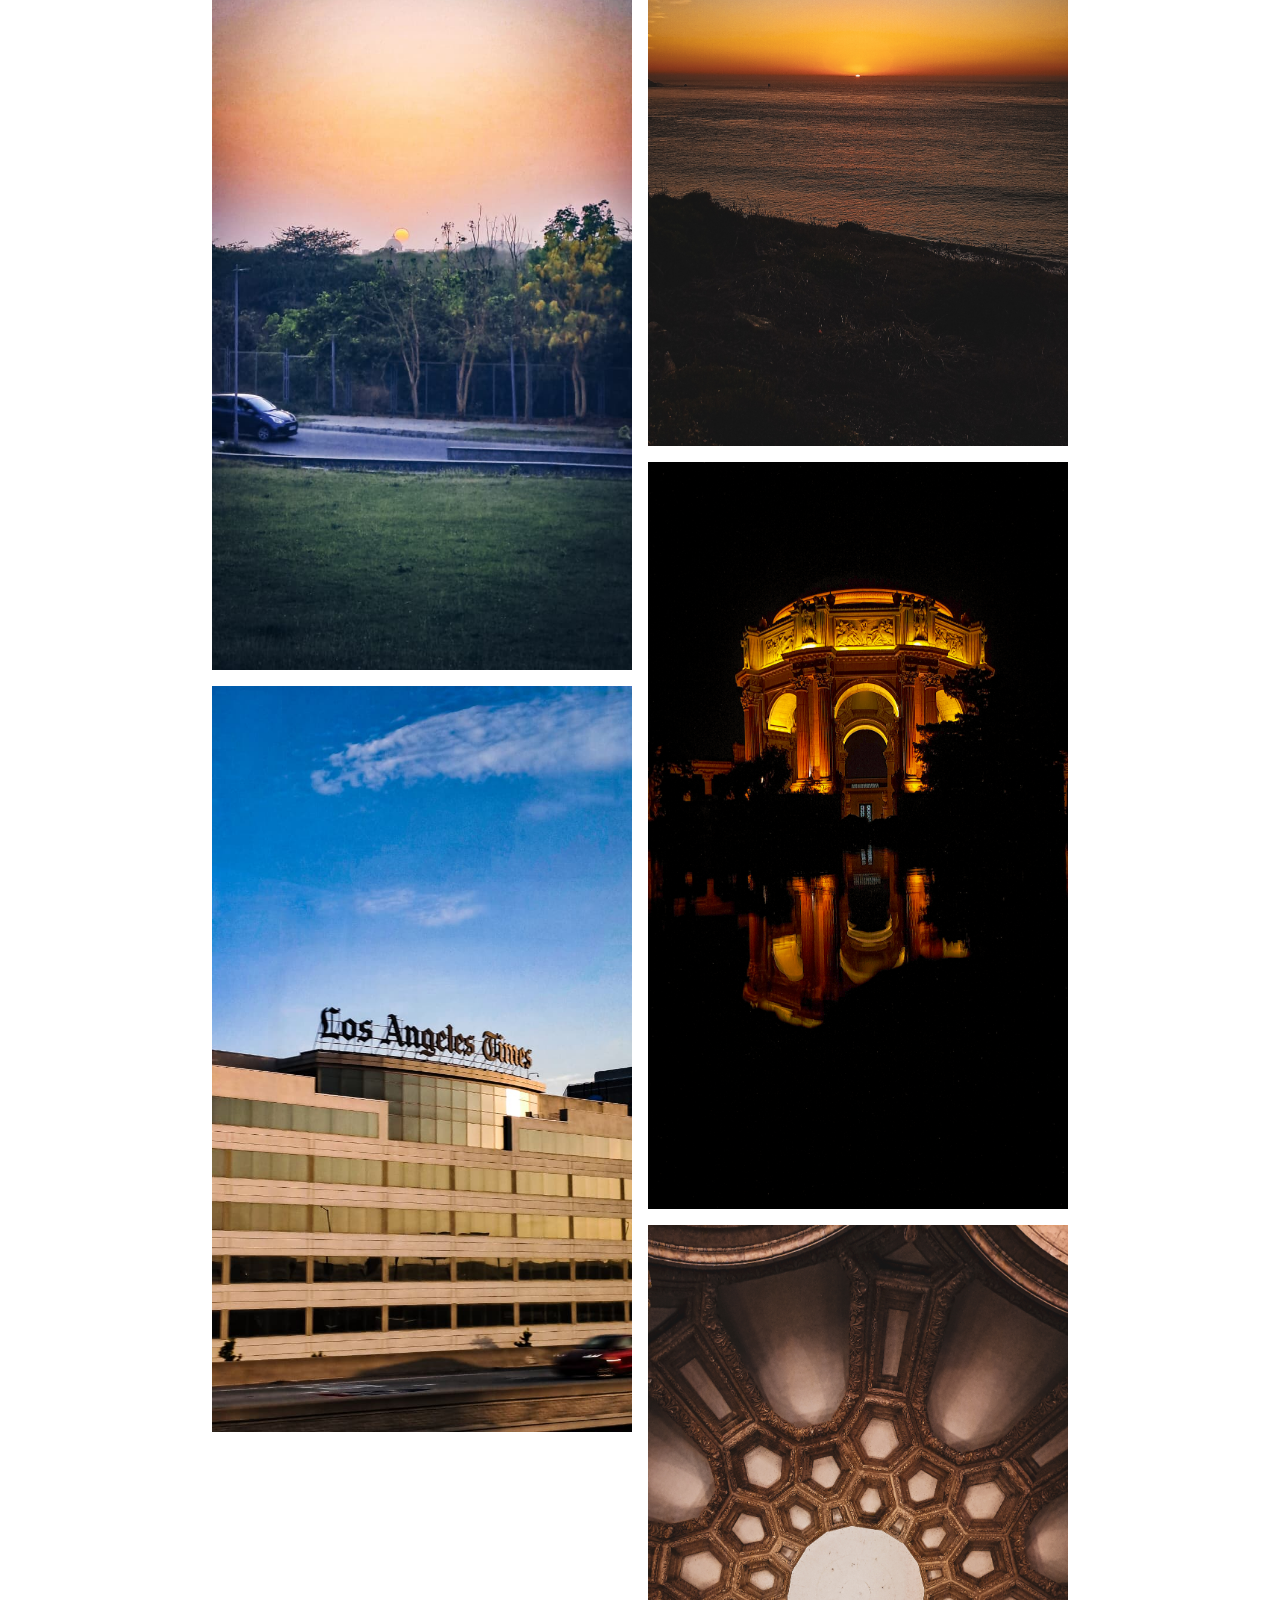
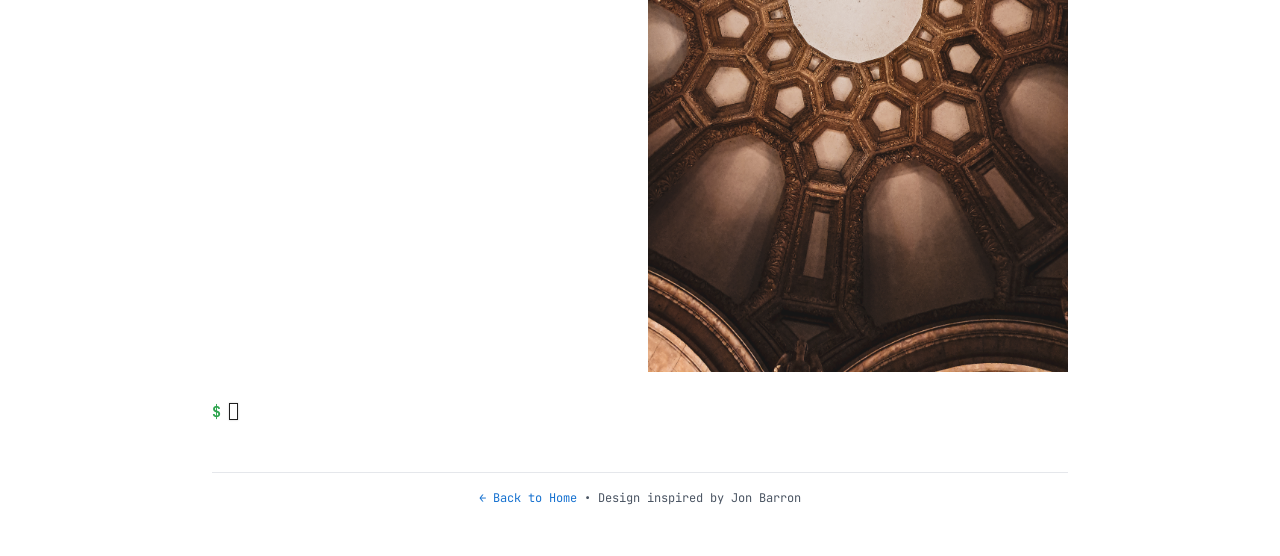
<file: clicks.html>
<!DOCTYPE html>
<html lang="en">
<head>
  <meta charset="UTF-8">
  <meta name="viewport" content="width=device-width, initial-scale=1.0">

  <!-- Primary SEO -->
  <title>Clicks — Mobile Photography by Aditya Borate</title>
  <meta name="description" content="A gallery of mobile photography by Aditya Borate, AI researcher at IIT Gandhinagar and Caltech. Candid shots, landscapes, and street photography.">
  <meta name="author" content="Aditya Borate">
  <link rel="canonical" href="https://adi776borate.github.io/clicks.html">


  <!-- Robots -->
  <meta name="robots" content="index, follow">

  <link rel="stylesheet" href="styles.css">
  <script data-goatcounter="https://adi776borate.goatcounter.com/count" async src="//gc.zgo.at/count.js"></script>
</head>
<body>

  <div class="main-wrapper">
    <!-- Header Navigation Actions -->
    <div class="header-actions">
      <a class="header-link" href="index.html">[Home]</a>
      <a class="header-link" href="https://drive.google.com/file/d/1KqMCdCuFKTSWW8DXolCUhb8vnjLhB6Dx/view?usp=sharing" target="_blank">[CV]</a>
      <button id="themeToggle" class="theme-toggle-btn" aria-label="Toggle Dark/Light Mode" title="Toggle theme">
        <svg class="moon-icon" viewBox="0 0 24 24" fill="none" stroke="currentColor" stroke-width="2">
          <path d="M21 12.79A9 9 0 1 1 11.21 3 7 7 0 0 0 21 12.79z"></path>
        </svg>
        <svg class="sun-icon" viewBox="0 0 24 24" fill="none" stroke="currentColor" stroke-width="2">
          <circle cx="12" cy="12" r="5"></circle>
          <line x1="12" y1="1" x2="12" y2="3"></line>
          <line x1="12" y1="21" x2="12" y2="23"></line>
          <line x1="4.22" y1="4.22" x2="5.64" y2="5.64"></line>
          <line x1="18.36" y1="18.36" x2="19.78" y2="19.78"></line>
          <line x1="1" y1="12" x2="3" y2="12"></line>
          <line x1="21" y1="12" x2="23" y2="12"></line>
          <line x1="4.22" y1="19.78" x2="5.64" y2="18.36"></line>
          <line x1="18.36" y1="5.64" x2="19.78" y2="4.22"></line>
        </svg>
      </button>
    </div>

    <!-- Section Heading -->
    <sectionheading>cat clicks.txt</sectionheading>

    <!-- Dynamic Masonry Image Grid -->
    <div class="image-grid" id="clicksGrid">
      <img src="assets/clicks/click_1.jpeg" class="image-grid-item" alt="Click 1" loading="lazy">
      <img src="assets/clicks/click_2.jpeg" class="image-grid-item" alt="Click 2" loading="lazy">
      <img src="assets/clicks/click_3.jpeg" class="image-grid-item" alt="Click 3" loading="lazy">
      <img src="assets/clicks/click_4.jpeg" class="image-grid-item" alt="Click 4" loading="lazy">
      <img src="assets/clicks/click_5.jpeg" class="image-grid-item" alt="Click 5" loading="lazy">
      <img src="assets/clicks/click_6.jpeg" class="image-grid-item" alt="Click 6" loading="lazy">
      <img src="assets/clicks/click_7.jpeg" class="image-grid-item" alt="Click 7" loading="lazy">
      <img src="assets/clicks/click_8.jpeg" class="image-grid-item" alt="Click 8" loading="lazy">
      <img src="assets/clicks/click_9.jpeg" class="image-grid-item" alt="Click 9" loading="lazy">
      <img src="assets/clicks/click_10.jpeg" class="image-grid-item" alt="Click 10" loading="lazy">
      <img src="assets/clicks/click_11.jpeg" class="image-grid-item" alt="Click 11" loading="lazy">
      <img src="assets/clicks/click_12.jpeg" class="image-grid-item" alt="Click 12" loading="lazy">
      <img src="assets/clicks/click_13.jpeg" class="image-grid-item" alt="Click 13" loading="lazy">
      <img src="assets/clicks/click_14.jpeg" class="image-grid-item" alt="Click 14" loading="lazy">
      <img src="assets/clicks/click_15.jpeg" class="image-grid-item" alt="Click 15" loading="lazy">
      <img src="assets/clicks/click_16.jpeg" class="image-grid-item" alt="Click 16" loading="lazy">
      <img src="assets/clicks/click_17.jpeg" class="image-grid-item" alt="Click 17" loading="lazy">
      <img src="assets/clicks/click_18.jpeg" class="image-grid-item" alt="Click 18" loading="lazy">
      <img src="assets/clicks/click_19.jpeg" class="image-grid-item" alt="Click 19" loading="lazy">
      <img src="assets/clicks/click_20.jpeg" class="image-grid-item" alt="Click 20" loading="lazy">
      <img src="assets/clicks/click_21.jpeg" class="image-grid-item" alt="Click 21" loading="lazy">
      <img src="assets/clicks/click_22.jpeg" class="image-grid-item" alt="Click 22" loading="lazy">
      <img src="assets/clicks/click_23.jpeg" class="image-grid-item" alt="Click 23" loading="lazy">
      <img src="assets/clicks/click_24.jpeg" class="image-grid-item" alt="Click 24" loading="lazy">
      <img src="assets/clicks/click_25.jpeg" class="image-grid-item" alt="Click 25" loading="lazy">
      <img src="assets/clicks/click_26.jpeg" class="image-grid-item" alt="Click 26" loading="lazy">
      <img src="assets/clicks/click_27.jpeg" class="image-grid-item" alt="Click 27" loading="lazy">
      <img src="assets/clicks/click_28.jpeg" class="image-grid-item" alt="Click 28" loading="lazy">
      <img src="assets/clicks/click_29.jpeg" class="image-grid-item" alt="Click 29" loading="lazy">
      <img src="assets/clicks/click_30.jpeg" class="image-grid-item" alt="Click 30" loading="lazy">
      <img src="assets/clicks/click_31.jpeg" class="image-grid-item" alt="Click 31" loading="lazy">
      <img src="assets/clicks/click_32.jpeg" class="image-grid-item" alt="Click 32" loading="lazy">
      <img src="assets/clicks/click_33.jpeg" class="image-grid-item" alt="Click 33" loading="lazy">
      <img src="assets/clicks/click_34.jpeg" class="image-grid-item" alt="Click 34" loading="lazy">
      <img src="assets/clicks/click_35.jpeg" class="image-grid-item" alt="Click 35" loading="lazy">
      <img src="assets/clicks/click_36.jpeg" class="image-grid-item" alt="Click 36" loading="lazy">
      <img src="assets/clicks/click_37.jpeg" class="image-grid-item" alt="Click 37" loading="lazy">
      <img src="assets/clicks/click_38.jpeg" class="image-grid-item" alt="Click 38" loading="lazy">
      <img src="assets/clicks/click_39.jpeg" class="image-grid-item" alt="Click 39" loading="lazy">
      <img src="assets/clicks/click_40.jpeg" class="image-grid-item" alt="Click 40" loading="lazy">
      <img src="assets/clicks/click_41.jpeg" class="image-grid-item" alt="Click 41" loading="lazy">
      <img src="assets/clicks/click_42.jpeg" class="image-grid-item" alt="Click 42" loading="lazy">
      <img src="assets/clicks/click_43.jpeg" class="image-grid-item" alt="Click 43" loading="lazy">
      <img src="assets/clicks/click_44.jpeg" class="image-grid-item" alt="Click 44" loading="lazy">
      <img src="assets/clicks/click_45.jpeg" class="image-grid-item" alt="Click 45" loading="lazy">
    </div>

    <div class="term-cursor-line">
      <span class="term-prompt">$</span> <span class="term-cursor"></span>
    </div>

    <!-- Footer -->
    <div class="footer-text">
      <a href="index.html">← Back to Home</a> • Design inspired by Jon Barron
    </div>
  </div>

  <script src="script.js"></script>
</body>
</html>
</file>
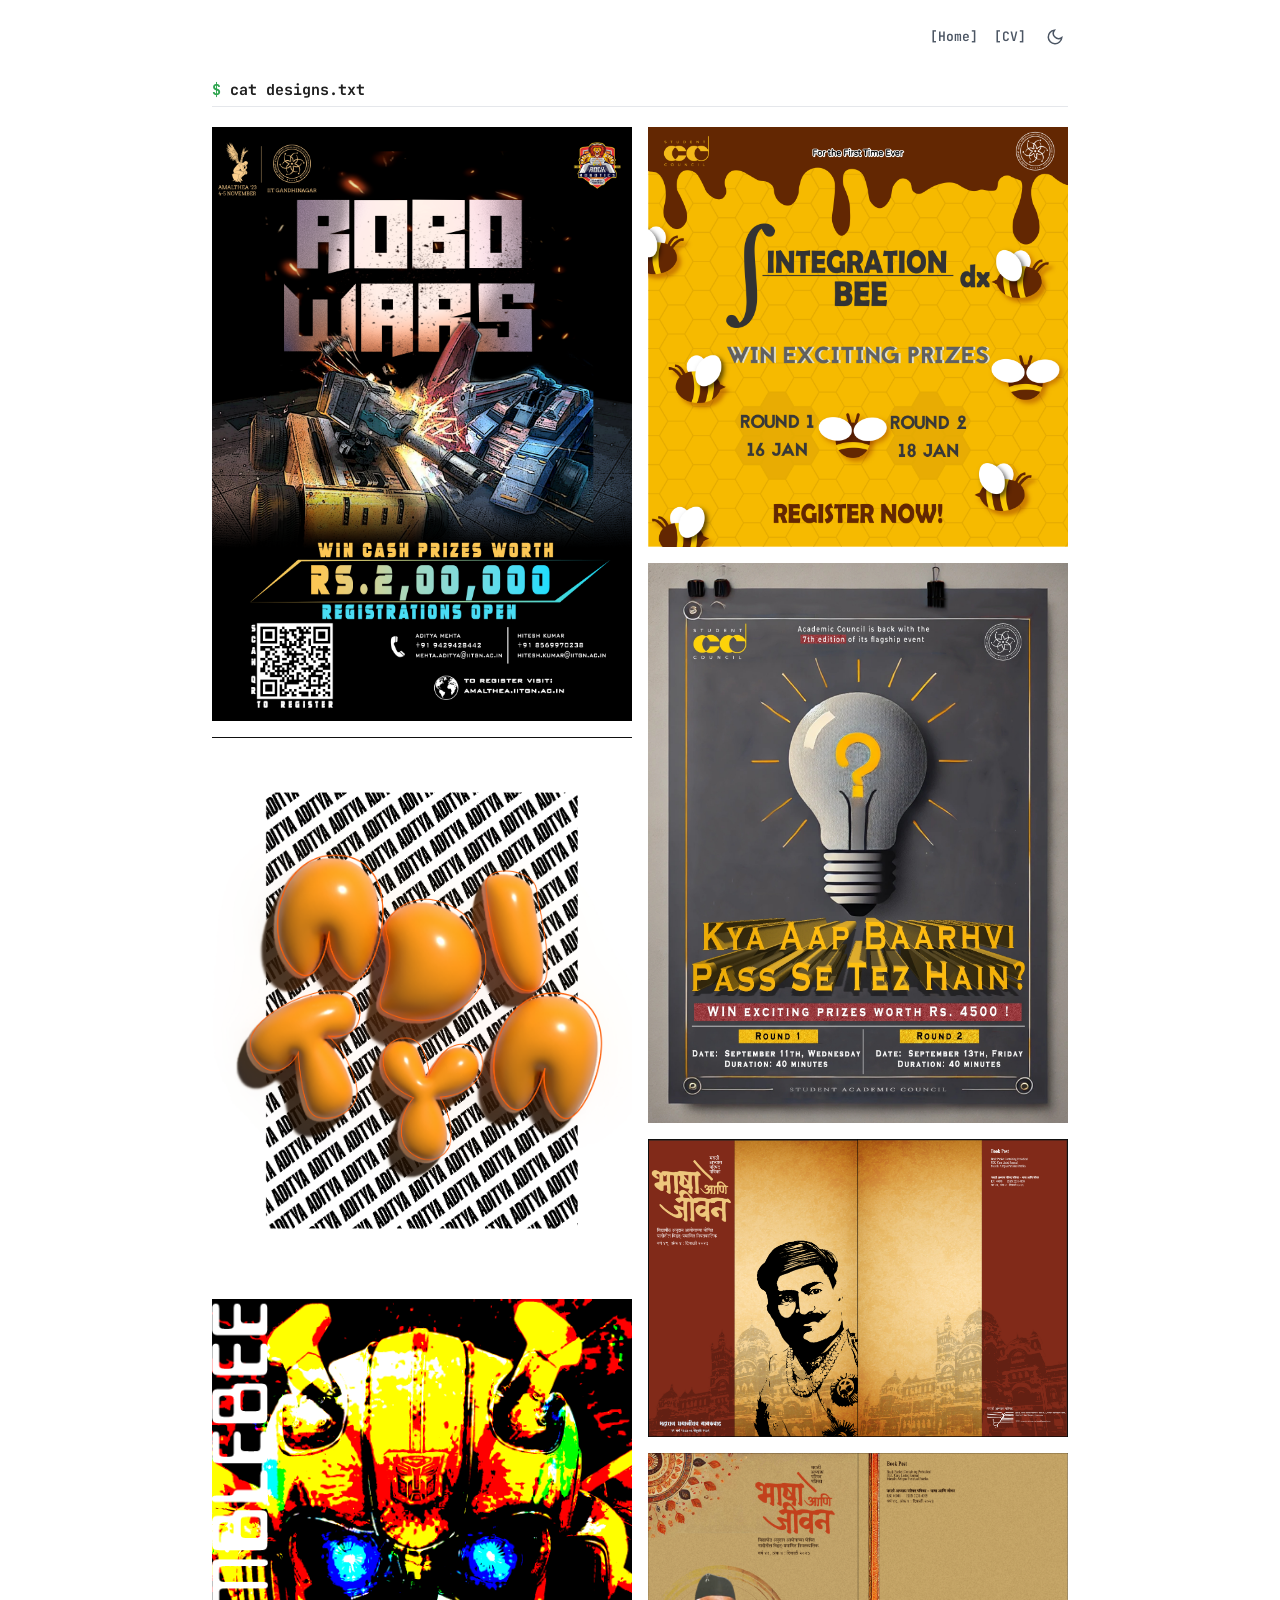
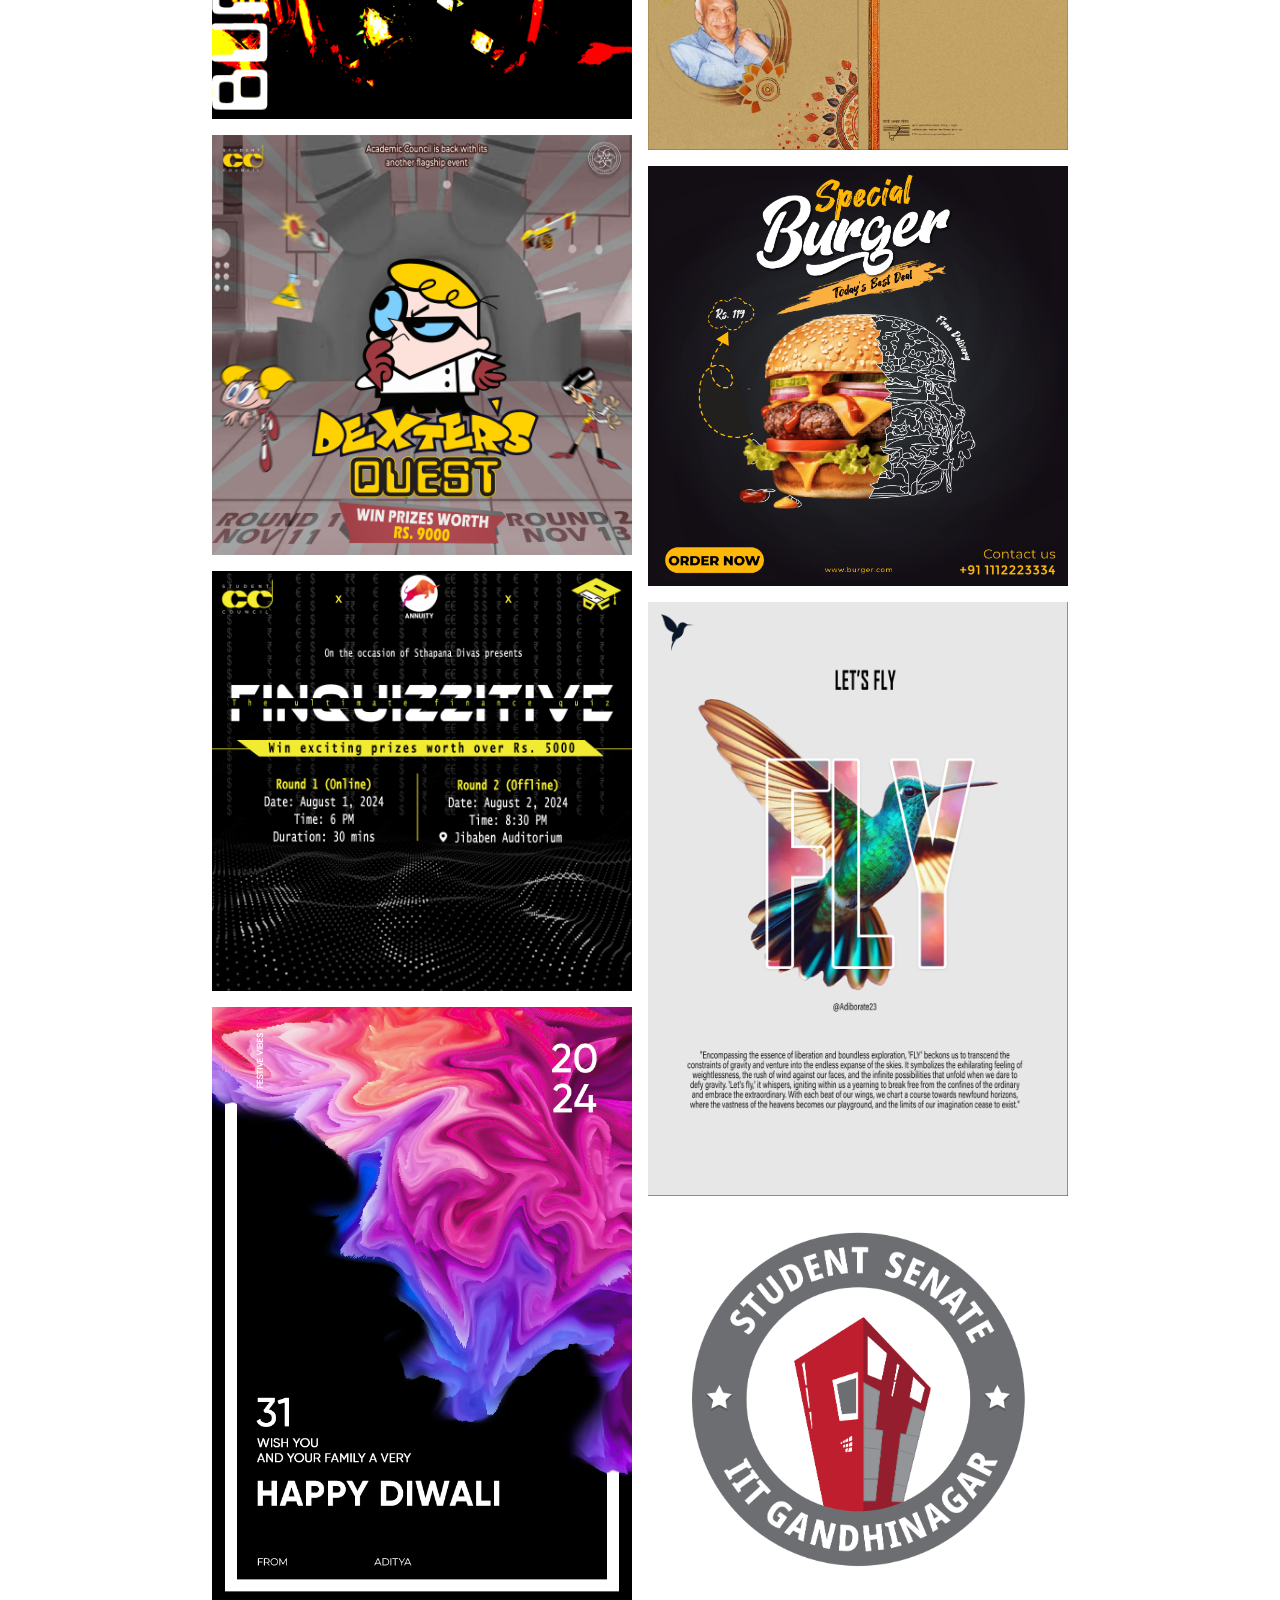
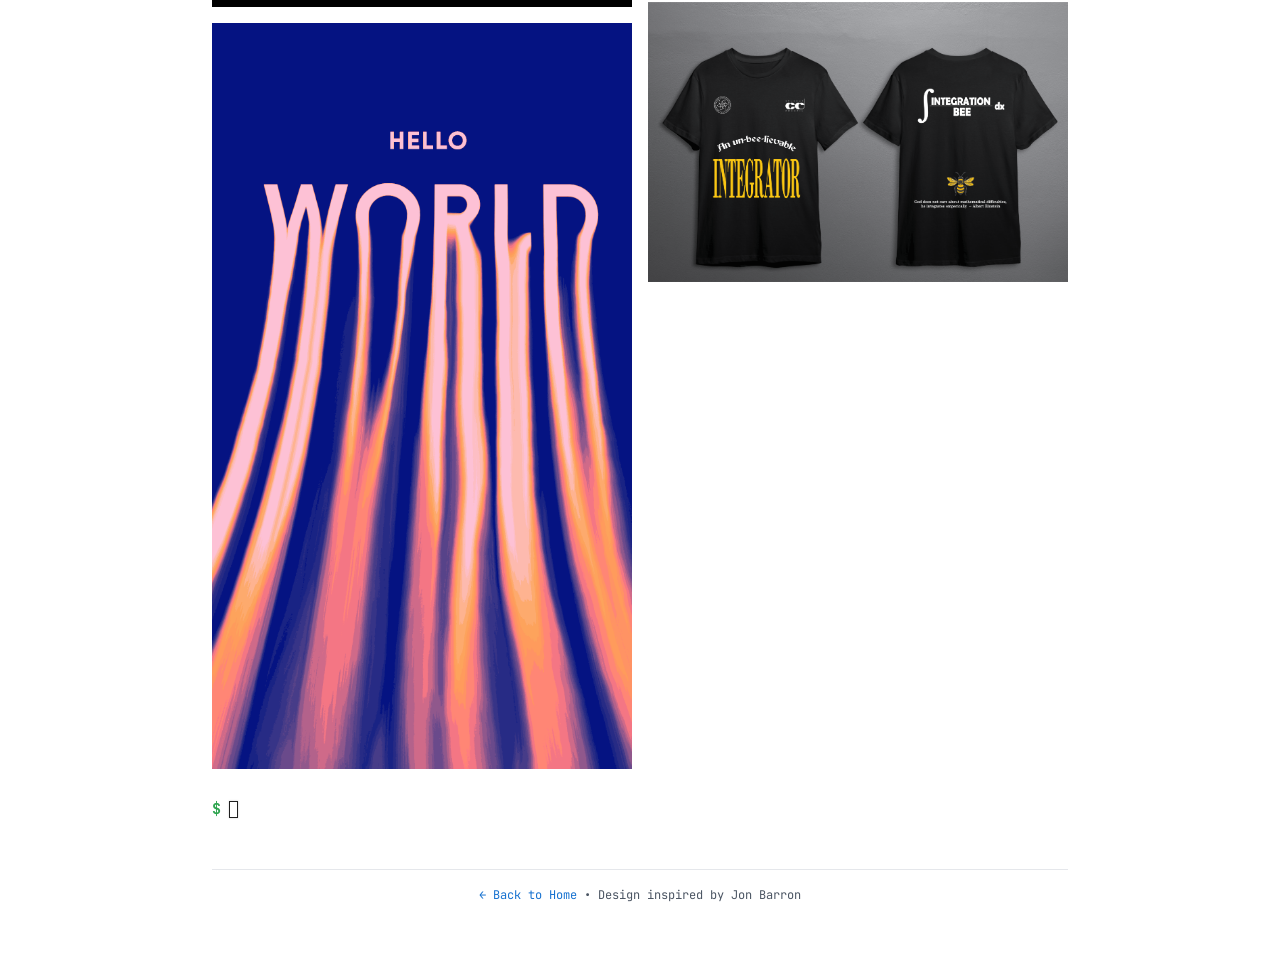
<file: designs.html>
<!DOCTYPE html>
<html lang="en">
<head>
  <meta charset="UTF-8">
  <meta name="viewport" content="width=device-width, initial-scale=1.0">

  <!-- Primary SEO -->
  <title>Designs — Graphic Design by Aditya Borate</title>
  <meta name="description" content="Graphic design and visual concepts by Aditya Borate, AI researcher at IIT Gandhinagar and Caltech. Posters, typography, and digital art.">
  <meta name="author" content="Aditya Borate">
  <link rel="canonical" href="https://adi776borate.github.io/designs.html">


  <!-- Robots -->
  <meta name="robots" content="index, follow">

  <link rel="stylesheet" href="styles.css">
  <script data-goatcounter="https://adi776borate.goatcounter.com/count" async src="//gc.zgo.at/count.js"></script>
</head>
<body>

  <div class="main-wrapper">
    <!-- Header Navigation Actions -->
    <div class="header-actions">
      <a class="header-link" href="index.html">[Home]</a>
      <a class="header-link" href="https://drive.google.com/file/d/1KqMCdCuFKTSWW8DXolCUhb8vnjLhB6Dx/view?usp=sharing" target="_blank">[CV]</a>
      <button id="themeToggle" class="theme-toggle-btn" aria-label="Toggle Dark/Light Mode" title="Toggle theme">
        <svg class="moon-icon" viewBox="0 0 24 24" fill="none" stroke="currentColor" stroke-width="2">
          <path d="M21 12.79A9 9 0 1 1 11.21 3 7 7 0 0 0 21 12.79z"></path>
        </svg>
        <svg class="sun-icon" viewBox="0 0 24 24" fill="none" stroke="currentColor" stroke-width="2">
          <circle cx="12" cy="12" r="5"></circle>
          <line x1="12" y1="1" x2="12" y2="3"></line>
          <line x1="12" y1="21" x2="12" y2="23"></line>
          <line x1="4.22" y1="4.22" x2="5.64" y2="5.64"></line>
          <line x1="18.36" y1="18.36" x2="19.78" y2="19.78"></line>
          <line x1="1" y1="12" x2="3" y2="12"></line>
          <line x1="21" y1="12" x2="23" y2="12"></line>
          <line x1="4.22" y1="19.78" x2="5.64" y2="18.36"></line>
          <line x1="18.36" y1="5.64" x2="19.78" y2="4.22"></line>
        </svg>
      </button>
    </div>

    <!-- Section Heading -->
    <sectionheading>cat designs.txt</sectionheading>

    <!-- Dynamic Masonry Image Grid -->
    <div class="image-grid" id="designsGrid">
      <img src="assets/designs/A4-Robowars-FinalPoster.png" class="image-grid-item" alt="Robowars Poster" loading="lazy">
      <img src="assets/designs/Bubbly.png" class="image-grid-item" alt="Bubbly" loading="lazy">
      <img src="assets/designs/Bumblebee.png" class="image-grid-item" alt="Bumblebee" loading="lazy">
      <img src="assets/designs/DQ.png" class="image-grid-item" alt="DQ" loading="lazy">
      <img src="assets/designs/Finquizzitive%20post.png" class="image-grid-item" alt="Finquizzitive Post" loading="lazy">
      <img src="assets/designs/Fluid%20Abstract%20Diwali%20Wishes.png" class="image-grid-item" alt="Fluid Abstract" loading="lazy">
      <img src="assets/designs/Hello%20World%20GIF.gif" class="image-grid-item" alt="Hello World GIF" loading="lazy">
      <img src="assets/designs/Integration_Bee%20final.png" class="image-grid-item" alt="Integration Bee" loading="lazy">
      <img src="assets/designs/KABPSTH%20post%20final.jpg" class="image-grid-item" alt="KABPSTH Post" loading="lazy">
      <img src="assets/designs/bhasha_ani_jeevan.png" class="image-grid-item" alt="Bhasha Ani Jeevan" loading="lazy">
      <img src="assets/designs/bhasha_ani_jeevan_2.png" class="image-grid-item" alt="Bhasha Ani Jeevan 2" loading="lazy">
      <img src="assets/designs/burger%20ad.png" class="image-grid-item" alt="Burger Ad" loading="lazy">
      <img src="assets/designs/fly.png" class="image-grid-item" alt="Fly" loading="lazy">
      <img src="assets/designs/senate%20logo%20by%20me.png" class="image-grid-item" alt="Senate Logo" loading="lazy">
      <img src="assets/designs/tshirt-final.png" class="image-grid-item" alt="Tshirt Final" loading="lazy">
    </div>

    <div class="term-cursor-line">
      <span class="term-prompt">$</span> <span class="term-cursor"></span>
    </div>

    <!-- Footer -->
    <div class="footer-text">
      <a href="index.html">← Back to Home</a> • Design inspired by Jon Barron
    </div>
  </div>

  <script src="script.js"></script>
</body>
</html>
</file>
<file: styles.css>
/* ==========================================================================
   Aditya Borate — Classic Academic Minimalist Stylesheet
   Design Inspiration: Jon Barron, Saurabh Gupta, Deepak Pathak, mvp18.github.io
   ========================================================================== */

@import url('https://fonts.googleapis.com/css2?family=Titillium+Web:ital,wght@0,300;0,400;0,600;0,700;1,400&family=JetBrains+Mono:wght@400;700&family=Lato:wght@400;600;700&display=swap');

:root {
  color-scheme: light;
  --bg-color: #ffffff;
  --surface-color: #ffffff;
  --text-color: #1f1f1f;
  --muted-text-color: #4b5563;
  --link-color: #1772d0;
  --link-hover-color: #fdd663;
  --accent-color: #1d4ed8;
  --highlight-background: #ffffd0;
  --border-color: #e5e7eb;
  --prompt-color: #2da44e;
  --red-link-color: #cb2431;
  --venue-background: rgba(45, 164, 78, 0.12);
  --venue-text-color: #1a7f37;
  --mono-font: 'JetBrains Mono', Consolas, Menlo, monospace;
}

:root.dark-mode {
  color-scheme: dark;
  --bg-color: #0d1117;
  --surface-color: #161b22;
  --text-color: #e6edf3;
  --muted-text-color: #8b949e;
  --link-color: #58a6ff;
  --link-hover-color: #fdd663;
  --accent-color: #79c0ff;
  --highlight-background: rgba(56, 139, 253, 0.15);
  --border-color: #30363d;
  --prompt-color: #3fb950;
  --venue-background: rgba(63, 185, 80, 0.18);
  --venue-text-color: #3fb950;
}

.theme-toggle-btn {
  background: none;
  border: none;
  cursor: pointer;
  padding: 4px;
  color: var(--muted-text-color);
  display: inline-flex;
  align-items: center;
  justify-content: center;
  transition: color 0.15s ease, transform 0.2s ease;
  border-radius: 4px;
  line-height: 1;
}

.theme-toggle-btn:hover {
  color: var(--link-hover-color);
  transform: scale(1.15);
}

.theme-toggle-btn svg {
  width: 18px;
  height: 18px;
}

.theme-toggle-btn .sun-icon {
  display: none;
}

.theme-toggle-btn .moon-icon {
  display: block;
}

:root.dark-mode .theme-toggle-btn .sun-icon {
  display: block;
}

:root.dark-mode .theme-toggle-btn .moon-icon {
  display: none;
}

*, *::before, *::after {
  box-sizing: border-box;
}

html, body {
  background-color: var(--bg-color);
  color: var(--text-color);
  margin: 0;
  padding: 0;
}

body {
  font-family: 'Titillium Web', -apple-system, BlinkMacSystemFont, Verdana, sans-serif;
  font-size: 14.5px;
  line-height: 1.6;
  color: var(--text-color);
  -webkit-font-smoothing: antialiased;
}

a {
  color: var(--link-color);
  text-decoration: none;
  transition: color 0.15s ease;
}

a:hover, a:focus {
  color: var(--link-hover-color);
  text-decoration: underline;
}

/* Typography & Headings */
pageheading {
  font-family: 'Titillium Web', sans-serif;
  font-size: 32px;
  font-weight: 700;
  color: var(--text-color);
  display: block;
  margin-bottom: 4px;
  letter-spacing: -0.01em;
}

heading, sectionheading {
  font-family: var(--mono-font);
  font-size: 15px;
  font-weight: 700;
  color: var(--text-color);
  display: block;
  margin: 28px 0 12px 0;
  padding-bottom: 4px;
  border-bottom: 1px solid var(--border-color);
}

heading::before, sectionheading::before {
  content: "$ ";
  color: var(--prompt-color);
  font-weight: 700;
}

papertitle {
  font-family: 'Lato', sans-serif;
  font-size: 15px;
  font-weight: 700;
  color: var(--accent-color);
}

strong {
  font-weight: 700;
  color: var(--text-color);
}

.term-line {
  font-family: var(--mono-font);
  font-size: 13.5px;
  color: var(--text-color);
}

.term-prompt {
  color: var(--prompt-color);
  font-weight: 700;
}

.term-cursor-line {
  font-family: var(--mono-font);
  font-size: 15px;
  font-weight: 700;
  margin-top: 28px;
  margin-bottom: 12px;
  display: flex;
  align-items: center;
  gap: 8px;
}

.term-cursor {
  display: inline-block;
  width: 9px;
  height: 17px;
  background-color: #ffffff;
  border: 1.5px solid #1f1f1f;
  box-shadow: 0 0 2px rgba(0, 0, 0, 0.2);
  animation: term-blink 1s infinite;
}

:root.dark-mode .term-cursor {
  background-color: #ffffff;
  border: none;
  box-shadow: 0 0 4px rgba(255, 255, 255, 0.6);
}

@keyframes term-blink {
  0%, 49% {
    opacity: 1;
  }
  50%, 100% {
    opacity: 0;
  }
}

.venue-badge {
  display: inline-block;
  font-family: var(--mono-font);
  font-size: 11.5px;
  font-weight: 700;
  color: var(--venue-text-color);
  background-color: var(--venue-background);
  padding: 1px 7px;
  border-radius: 4px;
  line-height: 1.5;
  margin-left: 4px;
}

/* Page Layout Container */
.main-wrapper {
  width: min(92%, 880px);
  margin: 24px auto 48px;
  padding: 0 12px;
}

/* Header Action Row */
.header-actions {
  display: flex;
  justify-content: flex-end;
  align-items: center;
  gap: 16px;
  margin-bottom: 16px;
}

.header-link {
  font-family: var(--mono-font);
  font-size: 13px;
  font-weight: 600;
  color: var(--muted-text-color);
}

/* About / Hero Layout */
.about-grid {
  display: grid;
  grid-template-columns: 1fr 300px;
  gap: 36px;
  align-items: start;
}

.profile-img-wrapper {
  text-align: center;
  margin-top: 70px;
}

.profile-img {
  width: 100%;
  max-width: 290px;
  height: 290px;
  border-radius: 50%;
  object-fit: cover;
  border: 1px solid var(--border-color);
  box-shadow: 0 4px 16px rgba(0, 0, 0, 0.08);
}

.bio-text p {
  margin-bottom: 12px;
  color: var(--text-color);
}

.social-links {
  margin-top: 14px;
  display: flex;
  flex-wrap: wrap;
  gap: 16px;
  align-items: center;
}

.social-link {
  display: inline-flex;
  align-items: center;
  gap: 6px;
  font-size: 13.5px;
  font-weight: 600;
}

.social-link svg {
  width: 16px;
  height: 16px;
}

/* News List */
.news-list {
  list-style: none;
  padding-left: 0;
  margin: 0;
}

.news-item {
  display: flex;
  gap: 12px;
  align-items: baseline;
  margin-bottom: 8px;
  line-height: 1.5;
}

.news-date {
  font-family: var(--mono-font);
  font-size: 12.5px;
  font-weight: 700;
  color: var(--muted-text-color);
  flex-shrink: 0;
  width: 80px;
}

.news-content {
  flex: 1;
}

/* Publications & Projects List */
.project-entry {
  display: grid;
  grid-template-columns: 1fr;
  gap: 6px;
  margin-bottom: 20px;
  padding-bottom: 16px;
  border-bottom: 1px dashed var(--border-color);
}

.project-entry:last-child {
  border-bottom: none;
  padding-bottom: 0;
}

.project-title-line {
  display: flex;
  justify-content: space-between;
  align-items: flex-start;
  width: 100%;
  gap: 16px;
  line-height: 1.4;
}

.project-title-text {
  flex: 1;
}

.project-date {
  font-family: var(--mono-font);
  font-size: 12.5px;
  font-weight: 600;
  color: var(--muted-text-color);
  text-align: right;
  white-space: nowrap;
  flex-shrink: 0;
}

.project-authors {
  font-size: 13.5px;
  color: var(--muted-text-color);
  display: flex;
  align-items: center;
  gap: 8px;
  flex-wrap: wrap;
}

.project-links-inline {
  display: inline-flex;
  gap: 8px;
  font-family: var(--mono-font);
  font-size: 12px;
  font-weight: 700;
}

.project-desc {
  font-size: 13.5px;
  color: var(--text-color);
  margin-top: 2px;
}

/* Simple List Sections */
.simple-list {
  list-style: disc;
  padding-left: 20px;
  margin: 0;
}

.simple-list li {
  margin-bottom: 6px;
}

/* Image Showcase Grid (Designs & Clicks) — Dynamic Masonry Layout */
.image-grid {
  columns: 3 280px;
  column-gap: 16px;
  margin-top: 20px;
  margin-bottom: 28px;
}

.image-grid-item {
  width: 100%;
  height: auto;
  display: block;
  margin-bottom: 16px;
  border-radius: 0;
  border: none;
  box-shadow: none;
  break-inside: avoid;
  transition: opacity 0.2s ease;
}

.image-grid-item:hover {
  opacity: 0.88;
}

/* Footer */
.footer-text {
  margin-top: 48px;
  padding-top: 16px;
  border-top: 1px solid var(--border-color);
  font-size: 12px;
  color: var(--muted-text-color);
  text-align: center;
  font-family: var(--mono-font);
}



/* Mobile Responsive */
@media (max-width: 680px) {
  .about-grid {
    grid-template-columns: 1fr;
  }

  .profile-img-wrapper {
    order: -1;
    text-align: center;
    margin-top: 0;
  }

  .profile-img {
    max-width: 220px;
    height: 220px;
  }

  .news-item {
    flex-direction: column;
    gap: 2px;
  }

  .news-date {
    width: auto;
  }
}
</file>
